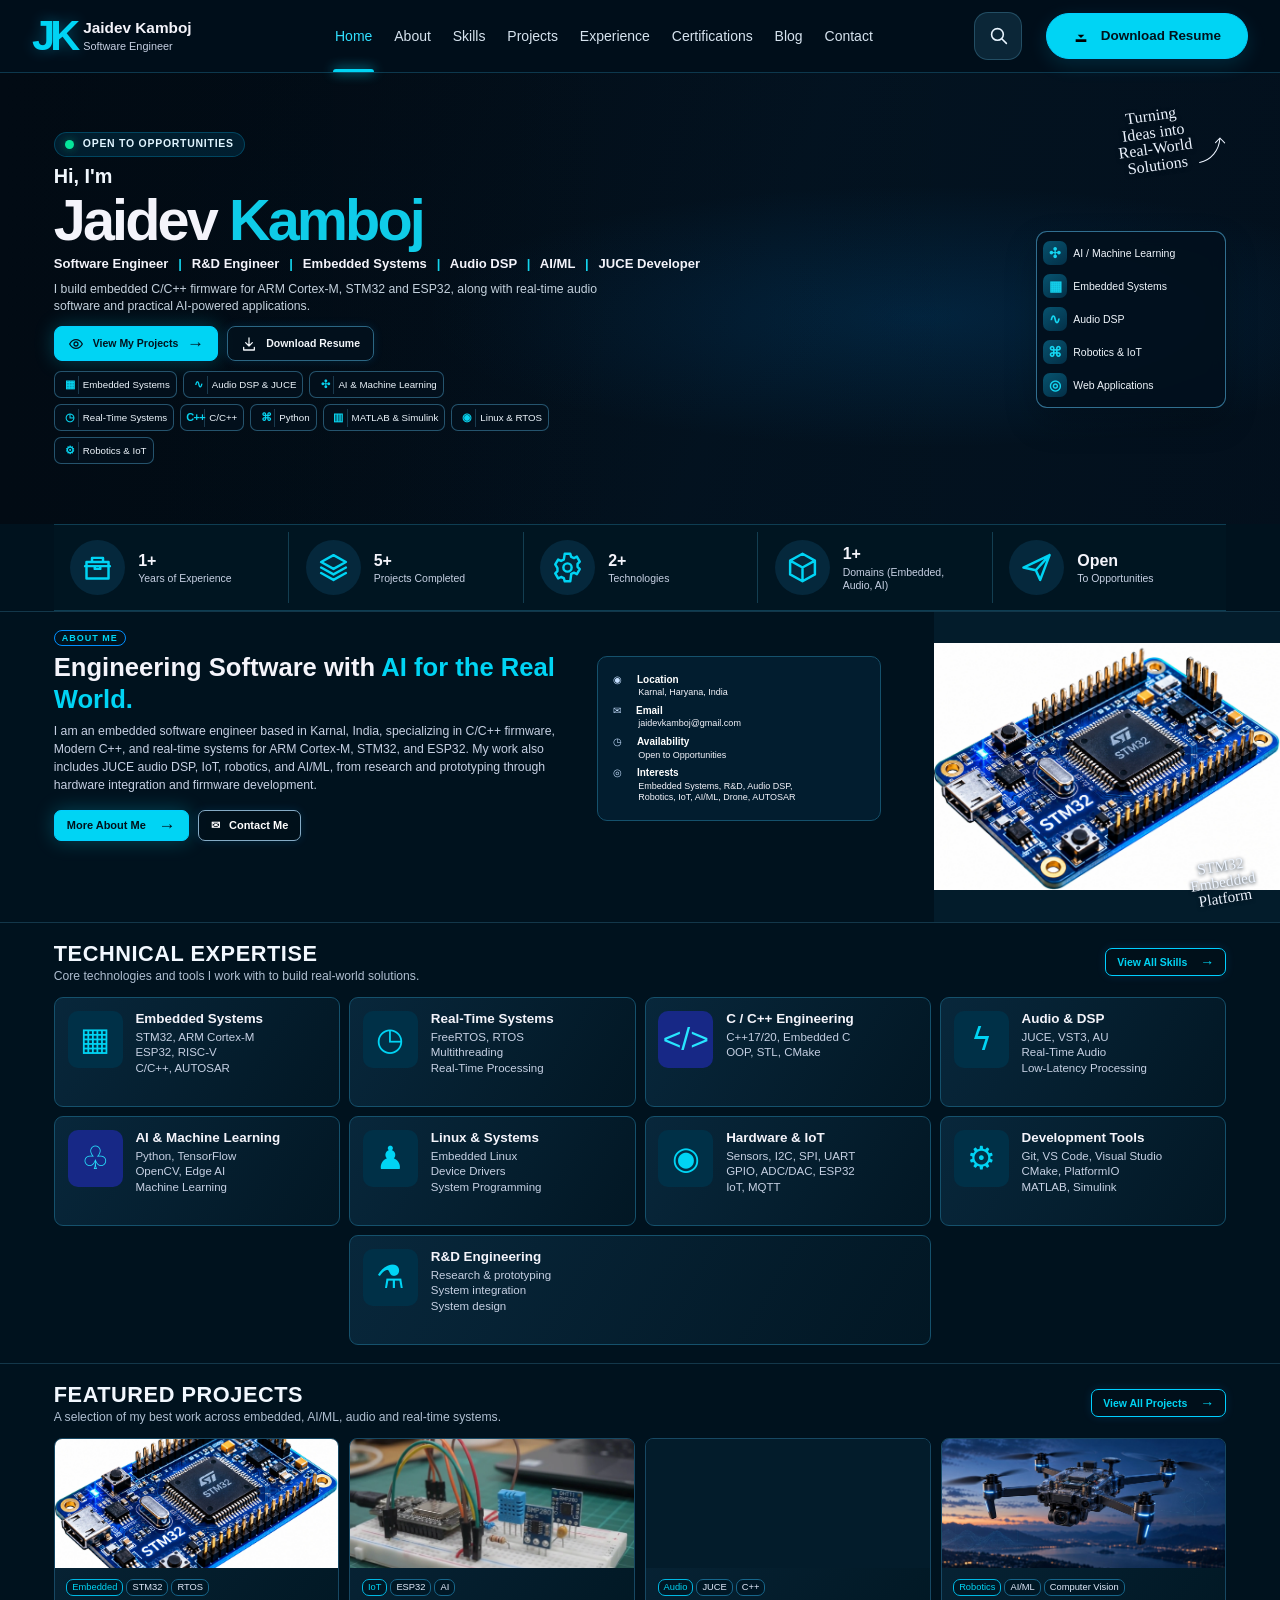
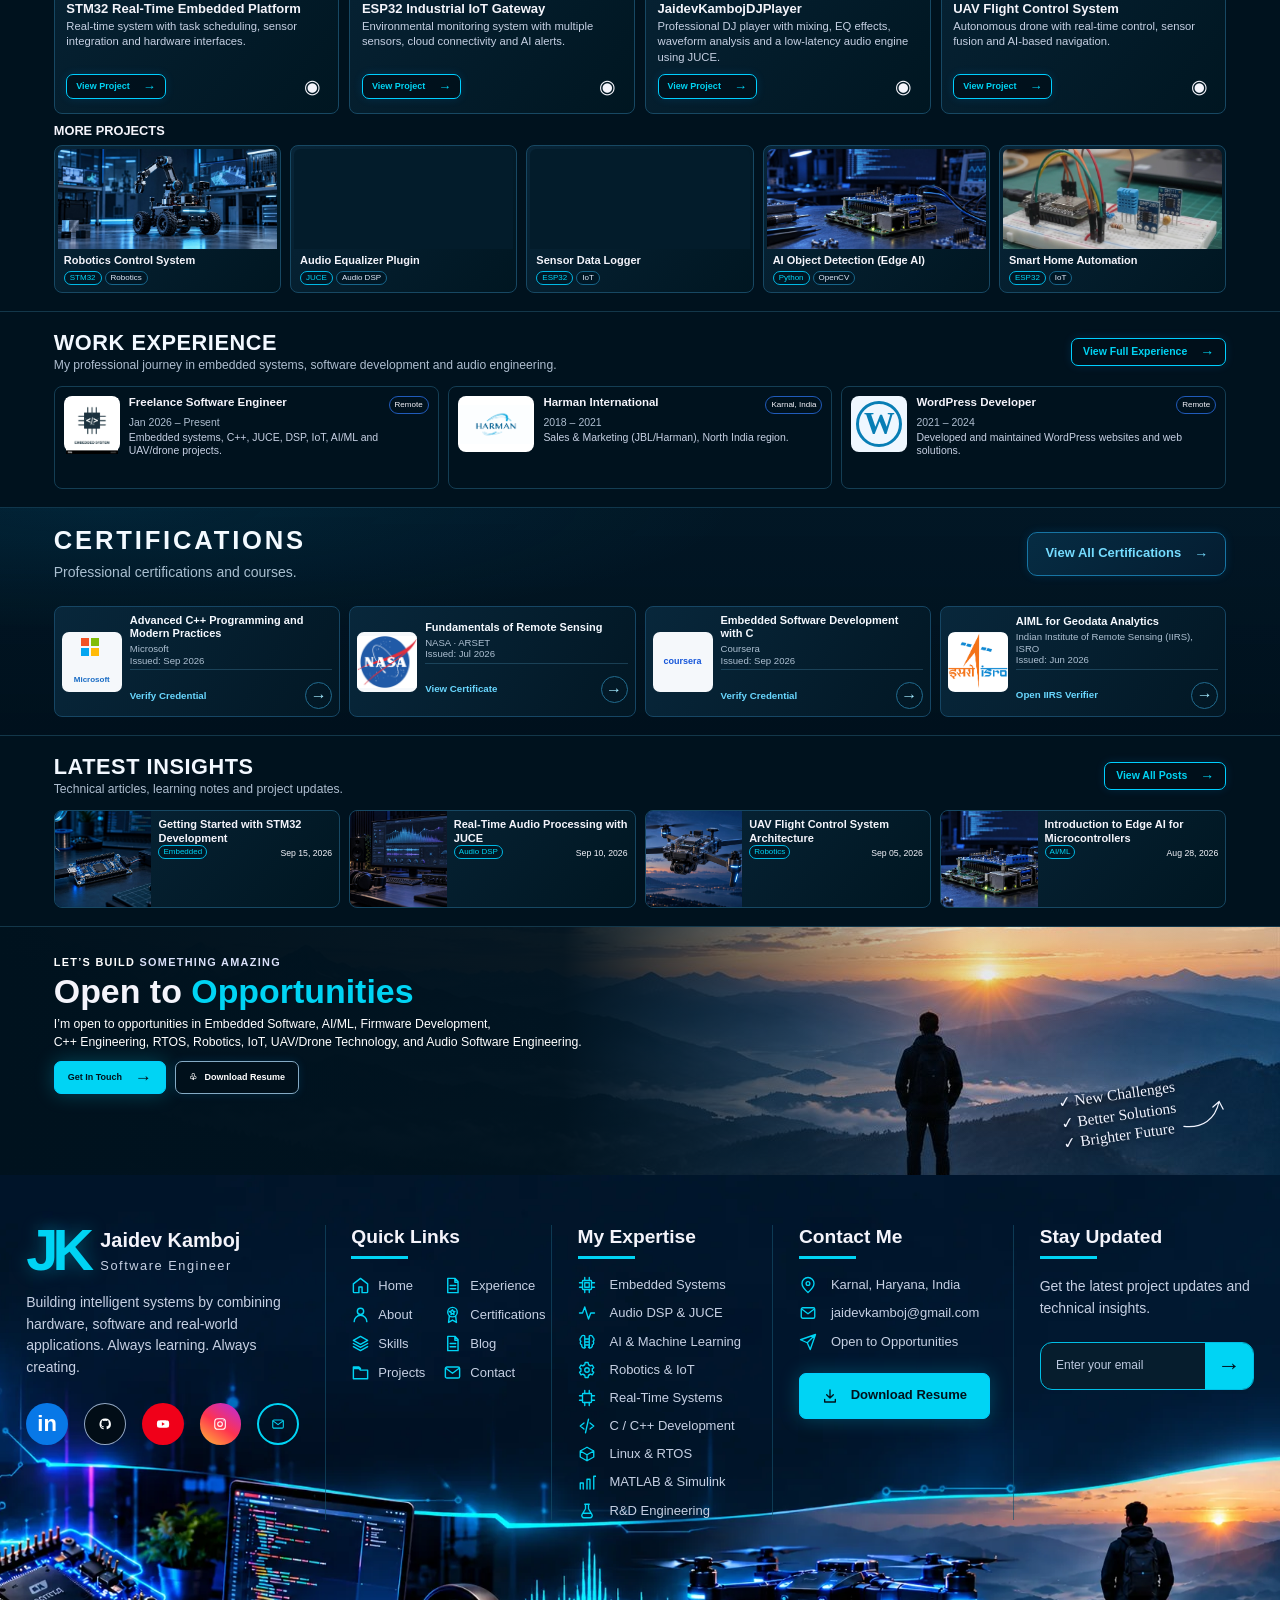
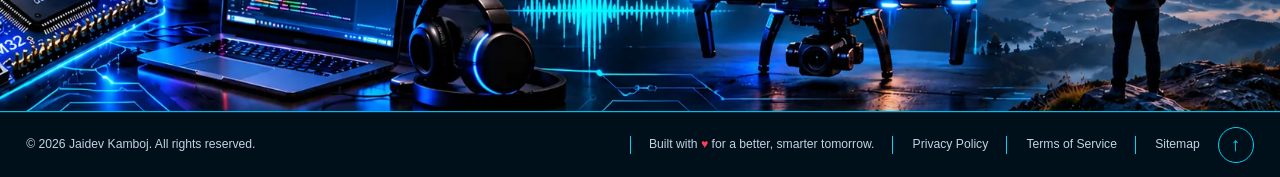
<file: index.html>
<!doctype html>
<html lang="en-IN">
<head>
<meta charset="UTF-8">
<meta name="viewport" content="width=device-width,initial-scale=1">
<meta name="theme-color" content="#00121e">
<meta name="author" content="Jaidev Kamboj">
<meta name="robots" content="index,follow,max-image-preview:large">
<title>Jaidev Kamboj | Embedded Software Engineer in India</title>
<meta name="description" content="Jaidev Kamboj is an embedded software engineer in Karnal, India, building C/C++ firmware for ARM Cortex-M, STM32 and ESP32, real-time systems, and JUCE audio DSP.">
<link rel="canonical" href="https://jaidevkamboj.github.io/">
<meta property="og:type" content="website">
<meta property="og:site_name" content="Jaidev Kamboj Portfolio">
<meta property="og:locale" content="en_IN">
<meta property="og:url" content="https://jaidevkamboj.github.io/">
<meta property="og:title" content="Jaidev Kamboj | Embedded Software Engineer in India">
<meta property="og:description" content="Jaidev Kamboj is an embedded software engineer in Karnal, India, building C/C++ firmware for ARM Cortex-M, STM32 and ESP32, real-time systems, and JUCE audio DSP.">
<meta property="og:image" content="https://jaidevkamboj.github.io/images/hero-img.webp">
<meta property="og:image:type" content="image/webp">
<meta property="og:image:width" content="1895">
<meta property="og:image:height" content="830">
<meta property="og:image:alt" content="Jaidev Kamboj in a technology workspace with code and an audio waveform display">
<meta name="twitter:card" content="summary_large_image">
<meta name="twitter:title" content="Jaidev Kamboj | Embedded Software Engineer in India">
<meta name="twitter:description" content="Jaidev Kamboj is an embedded software engineer in Karnal, India, building C/C++ firmware for ARM Cortex-M, STM32 and ESP32, real-time systems, and JUCE audio DSP.">
<meta name="twitter:image" content="https://jaidevkamboj.github.io/images/hero-img.webp">
<meta name="twitter:image:alt" content="Jaidev Kamboj in a technology workspace with code and an audio waveform display">
<link rel="icon" href="/favicon.svg" type="image/svg+xml">
<link rel="preload" as="image" href="images/hero-portrait.webp" type="image/webp" media="(max-width: 760px)" fetchpriority="high">
<link rel="preload" as="image" href="images/hero-img.webp" type="image/webp" media="(max-width: 760px)" fetchpriority="low">
<link rel="preload" as="image" href="images/hero-img.webp" type="image/webp" media="(min-width: 761px)" fetchpriority="high">
<link rel="stylesheet" href="styles.css?v=20261013-footer-mobile">
<script src="app.js" defer></script>
<script type="application/ld+json">
{
  "@context": "https://schema.org",
  "@graph": [
    {
      "@type": "WebSite",
      "@id": "https://jaidevkamboj.github.io/#website",
      "url": "https://jaidevkamboj.github.io/",
      "name": "Jaidev Kamboj Portfolio",
      "inLanguage": "en-IN",
      "publisher": { "@id": "https://jaidevkamboj.github.io/#jaidev-kamboj" }
    },
    {
      "@type": "ProfilePage",
      "@id": "https://jaidevkamboj.github.io/#profile-page",
      "url": "https://jaidevkamboj.github.io/",
      "name": "Jaidev Kamboj | Embedded Software Engineer in India",
      "description": "Jaidev Kamboj is an embedded software engineer in Karnal, India, building C/C++ firmware for ARM Cortex-M, STM32 and ESP32, real-time systems, and JUCE audio DSP.",
      "inLanguage": "en-IN",
      "isPartOf": { "@id": "https://jaidevkamboj.github.io/#website" },
      "mainEntity": { "@id": "https://jaidevkamboj.github.io/#jaidev-kamboj" }
    },
    {
      "@type": "Person",
      "@id": "https://jaidevkamboj.github.io/#jaidev-kamboj",
      "name": "Jaidev Kamboj",
      "url": "https://jaidevkamboj.github.io/",
      "image": "https://jaidevkamboj.github.io/images/hero-portrait.png",
      "mainEntityOfPage": { "@id": "https://jaidevkamboj.github.io/#profile-page" },
      "jobTitle": "Embedded Software Engineer and R&D Engineer",
      "sameAs": [
        "https://github.com/jaidevkamboj/jaidevkamboj.github.io",
        "https://in.linkedin.com/in/jaidevkamboj"
      ],
      "description": "Embedded software and R&D engineer in Karnal, Haryana, India, specializing in C/C++ firmware, ARM Cortex-M, STM32, ESP32, real-time systems, IoT, robotics, and JUCE audio DSP.",
      "email": "jaidevkamboj@gmail.com",
      "address": {
        "@type": "PostalAddress",
        "addressLocality": "Karnal",
        "addressRegion": "Haryana",
        "addressCountry": "IN"
      },
      "knowsAbout": [
        "Embedded Systems",
        "Embedded C/C++",
        "Modern C++",
        "Firmware Development",
        "Research and Development",
        "Prototyping",
        "System Integration",
        "System Design",
        "ARM Cortex-M",
        "STM32",
        "ESP32",
        "FreeRTOS",
        "Real-Time Systems",
        "Internet of Things",
        "Robotics",
        "UAV Systems",
        "Audio DSP",
        "JUCE",
        "Artificial Intelligence",
        "Machine Learning",
        "Computer Vision",
        "Python",
        "TensorFlow",
        "OpenCV"
      ]
    }
  ]
}
</script>
</head>
<body>

<a class="skip" href="#main">Skip to content</a>

<header>
  <div class="nav-wrap">
    <a href="#home" class="brand" aria-label="Jaidev Kamboj home">
      <b>JK</b>
      <span><strong>Jaidev Kamboj</strong><small>Software Engineer</small></span>
    </a>
    <button class="menu-toggle" type="button" aria-label="Open navigation" aria-expanded="false" aria-controls="navigation">☰</button>
    <nav id="navigation" aria-label="Main navigation">
      <a href="#home">Home</a>
      <a href="#about">About</a>
      <a href="#skills">Skills</a>
      <a href="#projects">Projects</a>
      <a href="#experience">Experience</a>
      <a href="#certifications">Certifications</a>
      <a href="#blog">Blog</a>
      <a href="#contact">Contact</a>
    </nav>
    <button class="search-toggle" type="button" aria-label="Search portfolio">
      <svg aria-hidden="true" viewBox="0 0 24 24"><circle cx="10.8" cy="10.8" r="6.7"/><path d="m16 16 5 5"/></svg>
    </button>
    <a class="button primary resume" href="Jaidev_Resume.pdf" download="Jaidev_Resume.pdf">
      <svg aria-hidden="true" viewBox="0 0 24 24"><path d="M12 3v12m-5-5 5 5 5-5M4 17v4h16v-4"/></svg>Download Resume
    </a>
  </div>
</header>

<main id="main">

<!-- ============ HERO ============ -->
<section id="home" class="hero" aria-labelledby="page-title">
  <div class="hero-art" aria-hidden="true"></div>

  <div class="container hero-content">
    <div class="hero-copy">
      <p class="eyebrow"><span class="open-dot" aria-hidden="true"></span> OPEN TO OPPORTUNITIES</p>
      <p class="hero-greeting">Hi, I'm</p>
      <h1 id="page-title">Jaidev <em>Kamboj</em></h1>
      <h2>Software Engineer <span class="hero-divider">|</span> R&amp;D Engineer <span class="hero-divider">|</span> Embedded Systems <span class="hero-divider">|</span> Audio DSP <span class="hero-divider">|</span> AI/ML <span class="hero-divider">|</span> JUCE Developer</h2>
      <p class="intro">I build embedded C/C++ firmware for ARM Cortex-M, STM32 and ESP32, along with real-time audio software and practical AI-powered applications.</p>

      <div class="actions">
        <a class="button primary" href="#projects">
          <svg aria-hidden="true" viewBox="0 0 24 24"><path d="M2.5 12s3.4-6.5 9.5-6.5 9.5 6.5 9.5 6.5-3.4 6.5-9.5 6.5S2.5 12 2.5 12Z"/><circle cx="12" cy="12" r="3"/></svg>
          View My Projects <span aria-hidden="true">→</span>
        </a>
        <a class="button resume" href="Jaidev_Resume.pdf" download="Jaidev_Resume.pdf">
          <svg aria-hidden="true" viewBox="0 0 24 24"><path d="M12 3v12m-5-5 5 5 5-5M4 17v4h16v-4"/></svg>Download Resume
        </a>
      </div>

      <ul class="hero-skills" aria-label="Core skills">
        <li><span class="hero-skill-icon" aria-hidden="true">▦</span>Embedded Systems</li>
        <li><span class="hero-skill-icon" aria-hidden="true">∿</span>Audio DSP &amp; JUCE</li>
        <li><span class="hero-skill-icon" aria-hidden="true">✣</span>AI &amp; Machine Learning</li>
        <li><span class="hero-skill-icon" aria-hidden="true">◷</span>Real-Time Systems</li>
        <li><span class="hero-skill-icon" aria-hidden="true">C++</span>C/C++</li>
        <li><span class="hero-skill-icon" aria-hidden="true">⌘</span>Python</li>
        <li><span class="hero-skill-icon" aria-hidden="true">▥</span>MATLAB &amp; Simulink</li>
        <li><span class="hero-skill-icon" aria-hidden="true">◉</span>Linux &amp; RTOS</li>
        <li><span class="hero-skill-icon" aria-hidden="true">⚙</span>Robotics &amp; IoT</li>
      </ul>
    </div>
  </div>

  <div class="hero-visual">
    <div class="hero-frame" aria-hidden="true"></div>
    <div class="hero-code-card" aria-hidden="true">
      <div class="hero-code-top"><i></i><i></i><i></i><span>embedded.cpp</span></div>
      <pre><code><b>#include</b> <em>&lt;iostream&gt;</em>

<span>int main()</span> {
  std::cout &lt;&lt; <strong>"Build"</strong>;
  <em>return</em> 0;
}</code></pre>
    </div>
    <div class="hero-focus-card">
      <ul aria-label="Featured disciplines">
        <li><span aria-hidden="true">✣</span>AI / Machine Learning</li>
        <li><span aria-hidden="true">▦</span>Embedded Systems</li>
        <li><span aria-hidden="true">∿</span>Audio DSP</li>
        <li><span aria-hidden="true">⌘</span>Robotics &amp; IoT</li>
        <li><span aria-hidden="true">◎</span>Web Applications</li>
      </ul>
    </div>
    <div class="hero-note" aria-hidden="true"><span>Turning<br>Ideas into<br>Real-World<br>Solutions</span><svg viewBox="0 0 72 66"><path d="M6 55C29 53 48 37 53 12m0 0-10 8m10-8 8 11"/></svg></div>
    <picture class="hero-media">
      <source media="(max-width: 760px)" srcset="images/hero-portrait.webp" type="image/webp">
      <source media="(min-width: 761px)" srcset="images/hero-img.webp" type="image/webp">
      <img class="hero-portrait" src="images/hero-portrait.png" alt="Jaidev Kamboj in a software engineering workspace" width="1145" height="1374" loading="eager" fetchpriority="high" decoding="async">
    </picture>
  </div>
</section>

<!-- ============ STATS ============ -->
<section class="stats container" aria-label="Portfolio highlights">
  <div class="stat"><span class="stat-icon" aria-hidden="true"><svg viewBox="0 0 24 24"><path d="M4 8h16v12H4zM8 8V5h8v3M3 11h18M10 11v2h4v-2"/></svg></span><div><strong>1+</strong><small>Years of Experience</small></div></div>
  <div class="stat"><span class="stat-icon" aria-hidden="true"><svg viewBox="0 0 24 24"><path d="m12 3 9 5-9 5-9-5 9-5Zm-9 9 9 5 9-5M3 16l9 5 9-5"/></svg></span><div><strong>5+</strong><small>Projects Completed</small></div></div>
  <div class="stat"><span class="stat-icon" aria-hidden="true"><svg viewBox="0 0 24 24"><path d="M10 2h4l.7 2.2 2 .9 2.1-1 2.1 3.6-1.6 1.7v2.1l1.6 1.7-2.1 3.6-2.1-1-2 .9L14 22h-4l-.7-2.2-2-.9-2.1 1-2.1-3.6 1.6-1.7v-2.1L3.1 9.8l2.1-3.6 2.1 1 2-.9L10 2Z"/><circle cx="12" cy="12" r="3"/></svg></span><div><strong>2+</strong><small>Technologies</small></div></div>
  <div class="stat"><span class="stat-icon" aria-hidden="true"><svg viewBox="0 0 24 24"><path d="m12 2 9 5v10l-9 5-9-5V7l9-5Zm-9 5 9 5 9-5m-9 15V12"/></svg></span><div><strong>1+</strong><small>Domains (Embedded, Audio, AI)</small></div></div>
  <div class="stat"><span class="stat-icon" aria-hidden="true"><svg viewBox="0 0 24 24"><path d="M2.5 12 21.5 3l-6.8 18-3.2-7-9-2Zm9 2 10-11"/></svg></span><div><strong>Open</strong><small>To Opportunities</small></div></div>
</section>

<!-- ============ ABOUT ============ -->
<section id="about" class="section about" aria-labelledby="about-heading">
  <div class="about-art">
    <img class="art" src="images/stm32.webp" alt="STM32 microcontroller development board" width="1485" height="1059" loading="lazy" decoding="async">
    <span class="about-note" aria-hidden="true">STM32<br>Embedded<br>Platform</span>
  </div>
  <div class="container about-grid">
    <div>
      <span class="section-label">ABOUT ME</span>
      <h2 id="about-heading">Engineering Software with <em>AI for the Real World.</em></h2>
      <p>I am an embedded software engineer based in Karnal, India, specializing in C/C++ firmware, Modern C++, and real-time systems for ARM Cortex-M, STM32, and ESP32. My work also includes JUCE audio DSP, IoT, robotics, and AI/ML, from research and prototyping through hardware integration and firmware development.</p>
      <div class="actions">
        <button class="button primary" id="about-more" type="button" aria-expanded="false" aria-controls="about-extra">More About Me <span aria-hidden="true">→</span></button>
        <button class="button" type="button" data-open-contact>✉ &nbsp; Contact Me</button>
      </div>
      <p id="about-extra" hidden>My work connects low-level hardware interfaces with practical software experiences, from responsive device control to real-time audio processing.</p>
    </div>
    <dl class="info-card">
      <div><dt>◉ <span>Location</span></dt><dd>Karnal, Haryana, India</dd></div>
      <div><dt>✉ <span>Email</span></dt><dd><a href="mailto:jaidevkamboj@gmail.com">jaidevkamboj@gmail.com</a></dd></div>
      <div><dt>◷ <span>Availability</span></dt><dd>Open to Opportunities</dd></div>
      <div><dt>◎ <span>Interests</span></dt><dd>Embedded Systems, R&amp;D, Audio DSP,<br> Robotics, IoT, AI/ML, Drone, AUTOSAR</dd></div>
    </dl>
  </div>
</section>

<!-- ============ SKILLS ============ -->
<section id="skills" class="section" aria-labelledby="skills-heading">
  <div class="container">
    <div class="section-heading">
      <div>
        <h2 id="skills-heading">TECHNICAL EXPERTISE</h2>
        <p>Core technologies and tools I work with to build real-world solutions.</p>
      </div>
      <button class="button" id="all-skills" type="button" aria-expanded="false" aria-controls="skills-extra">View All Skills <span aria-hidden="true">→</span></button>
    </div>

    <div class="skills-grid">
      <article class="skill"><span class="skill-icon" aria-hidden="true">▦</span><div><h3>Embedded Systems</h3><p>STM32, ARM Cortex-M<br>ESP32, RISC-V<br>C/C++, AUTOSAR</p></div></article>
      <article class="skill"><span class="skill-icon" aria-hidden="true">◷</span><div><h3>Real-Time Systems</h3><p>FreeRTOS, RTOS<br>Multithreading<br>Real-Time Processing</p></div></article>
      <article class="skill"><span class="skill-icon" aria-hidden="true">&lt;/&gt;</span><div><h3>C / C++ Engineering</h3><p>C++17/20, Embedded C<br>OOP, STL, CMake</p></div></article>
      <article class="skill"><span class="skill-icon" aria-hidden="true">ϟ</span><div><h3>Audio &amp; DSP</h3><p>JUCE, VST3, AU<br>Real-Time Audio<br>Low-Latency Processing</p></div></article>
      <article class="skill"><span class="skill-icon" aria-hidden="true">♧</span><div><h3>AI &amp; Machine Learning</h3><p>Python, TensorFlow<br>OpenCV, Edge AI<br>Machine Learning</p></div></article>
      <article class="skill"><span class="skill-icon" aria-hidden="true">♟</span><div><h3>Linux &amp; Systems</h3><p>Embedded Linux<br>Device Drivers<br>System Programming</p></div></article>
      <article class="skill"><span class="skill-icon" aria-hidden="true">◉</span><div><h3>Hardware &amp; IoT</h3><p>Sensors, I2C, SPI, UART<br>GPIO, ADC/DAC, ESP32<br>IoT, MQTT</p></div></article>
      <article class="skill"><span class="skill-icon" aria-hidden="true">⚙</span><div><h3>Development Tools</h3><p>Git, VS Code, Visual Studio<br>CMake, PlatformIO<br>MATLAB, Simulink</p></div></article>
      <article class="skill"><span class="skill-icon" aria-hidden="true">⚗</span><div><h3>R&amp;D Engineering</h3><p>Research &amp; prototyping<br>System integration<br>System design</p></div></article>
    </div>

    <p id="skills-extra" class="expanded-note" hidden>Embedded platforms: ARM Cortex-M, STM32, ESP32, Linux • Protocols: I2C, SPI, UART • Build tools: CMake, PlatformIO • Audio: JUCE, VST3, DSP • AI: Python, TensorFlow, OpenCV, Edge AI • R&amp;D: Research, prototyping, integration, system design</p>
  </div>
</section>

<!-- ============ PROJECTS ============ -->
<section id="projects" class="section" aria-labelledby="projects-heading">
  <div class="container">
    <div class="section-heading">
      <div>
        <h2 id="projects-heading">FEATURED PROJECTS</h2>
        <p>A selection of my best work across embedded, AI/ML, audio and real-time systems.</p>
      </div>
      <a class="button" href="#more-projects">View All Projects <span aria-hidden="true">→</span></a>
    </div>

    <div class="projects-grid">

      <article class="project">
        <img class="art" src="images/stm32.webp" alt="STM32 Real-Time Embedded Platform" width="1485" height="1059" loading="lazy" decoding="async">
        <div class="project-body">
          <div class="tags"><span>Embedded</span><span>STM32</span><span>RTOS</span></div>
          <h3>STM32 Real-Time Embedded Platform</h3>
          <p>Real-time system with task scheduling, sensor integration and hardware interfaces.</p>
          <div class="project-actions">
            <button class="button detail" type="button" data-title="STM32 Real-Time Embedded Platform" data-description="Real-time system with task scheduling, sensor integration and hardware interfaces." data-tags="Embedded,STM32,RTOS">View Project <span>→</span></button>
            <button class="profile github" type="button" data-profile="GitHub repository for STM32 Real-Time Embedded Platform" aria-label="GitHub repository for STM32 Real-Time Embedded Platform">◉</button>
          </div>
        </div>
      </article>

      <article class="project">
        <img class="art" src="images/ESP32-Industrial-IoT.webp" alt="ESP32 Industrial IoT Gateway" width="1280" height="720" loading="lazy" decoding="async">
        <div class="project-body">
          <div class="tags"><span>IoT</span><span>ESP32</span><span>AI</span></div>
          <h3>ESP32 Industrial IoT Gateway</h3>
          <p>Environmental monitoring system with multiple sensors, cloud connectivity and AI alerts.</p>
          <div class="project-actions">
            <button class="button detail" type="button" data-title="ESP32 Industrial IoT Gateway" data-description="Environmental monitoring system with multiple sensors, cloud connectivity and AI alerts." data-tags="IoT,ESP32,AI">View Project <span>→</span></button>
            <button class="profile github" type="button" data-profile="GitHub repository for ESP32 Industrial IoT Gateway" aria-label="GitHub repository for ESP32 Industrial IoT Gateway">◉</button>
          </div>
        </div>
      </article>

      <article class="project">
        <img class="art" src="images/JaidevKambojDJPlayer.webp" alt="Jaidev Kamboj DJ Player interface with dual decks, waveforms, and a mixer" width="1917" height="1016" loading="lazy" decoding="async">
        <div class="project-body">
          <div class="tags"><span>Audio</span><span>JUCE</span><span>C++</span></div>
          <h3>JaidevKambojDJPlayer</h3>
          <p>Professional DJ player with mixing, EQ effects, waveform analysis and a low-latency audio engine using JUCE.</p>
          <div class="project-actions">
            <button class="button detail" type="button" data-title="JaidevKambojDJPlayer" data-description="Professional DJ player with mixing, EQ effects, waveform analysis and a low-latency audio engine using JUCE." data-tags="Audio,JUCE,C++">View Project <span>→</span></button>
            <button class="profile github" type="button" data-profile="GitHub repository for JaidevKambojDJPlayer" aria-label="GitHub repository for JaidevKambojDJPlayer">◉</button>
          </div>
        </div>
      </article>

      <article class="project">
        <img class="art" src="images/blog-uav.jpg" alt="UAV flying above a mountainous landscape at dusk" width="1280" height="640" loading="lazy" decoding="async">
        <div class="project-body">
          <div class="tags"><span>Robotics</span><span>AI/ML</span><span>Computer Vision</span></div>
          <h3>UAV Flight Control System</h3>
          <p>Autonomous drone with real-time control, sensor fusion and AI-based navigation.</p>
          <div class="project-actions">
            <button class="button detail" type="button" data-title="UAV Flight Control System" data-description="Autonomous drone with real-time control, sensor fusion and AI-based navigation." data-tags="Robotics,AI/ML,Computer Vision">View Project <span>→</span></button>
            <button class="profile github" type="button" data-profile="GitHub repository for UAV Flight Control System" aria-label="GitHub repository for UAV Flight Control System">◉</button>
          </div>
        </div>
      </article>

    </div>

    <h2 id="more-projects" class="more-heading">MORE PROJECTS</h2>

    <div class="more-grid">
      <button class="mini-project detail" type="button" data-title="Robotics Control System" data-tags="STM32,Robotics" data-description="A robotics control system built around STM32 hardware and real-time control.">
        <img class="art" src="images/mini-robotics.jpg" alt="Robotics Control System" width="1280" height="582" loading="lazy" decoding="async">
        <span class="mini-title">Robotics Control System</span>
        <span class="tags"><span>STM32</span><span>Robotics</span></span>
      </button>

      <button class="mini-project detail" type="button" data-title="Audio Equalizer Plugin" data-tags="JUCE,Audio DSP" data-description="A portfolio project exploring JUCE and Audio DSP.">
        <img class="art" src="images/mini-equalizer.jpg" alt="Audio Equalizer Plugin" width="1280" height="582" loading="lazy" decoding="async">
        <span class="mini-title">Audio Equalizer Plugin</span>
        <span class="tags"><span>JUCE</span><span>Audio DSP</span></span>
      </button>

      <button class="mini-project detail" type="button" data-title="Sensor Data Logger" data-tags="ESP32,IoT" data-description="A portfolio project exploring ESP32 and IoT.">
        <img class="art" src="images/mini-logger.jpg" alt="Sensor Data Logger" width="1280" height="582" loading="lazy" decoding="async">
        <span class="mini-title">Sensor Data Logger</span>
        <span class="tags"><span>ESP32</span><span>IoT</span></span>
      </button>

      <button class="mini-project detail" type="button" data-title="AI Object Detection (Edge AI)" data-tags="Python,OpenCV" data-description="Edge AI object detection with Python and OpenCV running on embedded hardware.">
        <img class="art" src="images/mini-linux-driver.jpg" alt="Embedded device and software interface" width="1280" height="583" loading="lazy" decoding="async">
        <span class="mini-title">AI Object Detection (Edge AI)</span>
        <span class="tags"><span>Python</span><span>OpenCV</span></span>
      </button>

      <button class="mini-project detail" type="button" data-title="Smart Home Automation" data-tags="ESP32,IoT" data-description="Connected home monitoring and control using ESP32 and IoT sensors.">
        <img class="art" src="images/ESP32-Industrial-IoT.webp" alt="ESP32 sensor board for connected automation" width="1280" height="720" loading="lazy" decoding="async">
        <span class="mini-title">Smart Home Automation</span>
        <span class="tags"><span>ESP32</span><span>IoT</span></span>
      </button>
    </div>
  </div>
</section>

<!-- ============ EXPERIENCE ============ -->
<section id="experience" class="section" aria-labelledby="experience-heading">
  <div class="container">
    <div class="section-heading">
      <div>
        <h2 id="experience-heading">WORK EXPERIENCE</h2>
        <p>My professional journey in embedded systems, software development and audio engineering.</p>
      </div>
      <a class="button" href="Jaidev_Resume.pdf" target="_blank" rel="noopener">View Full Experience <span aria-hidden="true">→</span></a>
    </div>
    <div class="experience-grid">
      <article class="experience">
        <span class="experience-icon freelance-icon" aria-hidden="true"><img src="images/freelance-embedded-logo.png" alt="" width="536" height="536" decoding="async"></span>
        <div class="experience-copy">
          <div class="experience-heading"><h3>Freelance Software Engineer</h3><span class="location">Remote</span></div>
          <p class="experience-date"><time datetime="2026-01">Jan 2026</time> – Present</p>
          <p>Embedded systems, C++, JUCE, DSP, IoT, AI/ML and UAV/drone projects.</p>
        </div>
      </article>
      <article class="experience">
        <span class="experience-icon harman-icon" aria-hidden="true"><img src="images/harman-logo.png" alt="" width="612" height="357" decoding="async"></span>
        <div class="experience-copy">
          <div class="experience-heading"><h3>Harman International</h3><span class="location">Karnal, India</span></div>
          <p class="experience-date"><time datetime="2018">2018</time> – <time datetime="2021">2021</time></p>
          <p>Sales &amp; Marketing (JBL/Harman), North India region.</p>
        </div>
      </article>
      <article class="experience">
        <span class="experience-icon wordpress-icon" aria-hidden="true"><b>W</b></span>
        <div class="experience-copy">
          <div class="experience-heading"><h3>WordPress Developer</h3><span class="location">Remote</span></div>
          <p class="experience-date"><time datetime="2021">2021</time> – <time datetime="2024">2024</time></p>
          <p>Developed and maintained WordPress websites and web solutions.</p>
        </div>
      </article>
    </div>
  </div>
</section>

<!-- ============ CERTIFICATIONS ============ -->
<section id="certifications" class="section certificates" aria-labelledby="certifications-heading">
  <div class="container">
    <div class="section-heading">
      <div>
        
        <h2 id="certifications-heading">CERTIFICATIONS</h2>
        <p>Professional certifications and courses.</p>
      </div>
      <a class="button" href="#certificate-list">View All Certifications <span aria-hidden="true">→</span></a>
    </div>
    <div class="cert-grid" id="certificate-list" tabindex="-1">
      <article class="certificate">
        <div class="certificate-visual">
          <img src="images/microsoft-advanced-cpp-preview.png" alt="Microsoft certificate awarded to Jaidev Kamboj for Advanced C++ Programming and Modern Practices" width="792" height="612" loading="lazy" decoding="async">
          <div class="certificate-brand"><span class="certificate-brand-mark microsoft-mark" aria-hidden="true"><i></i><i></i><i></i><i></i></span>Microsoft</div>
        </div>
        <div class="certificate-copy">
          <h3>Advanced C++ Programming and Modern Practices</h3>
          <p>Microsoft<br>Issued: Sep 2026</p>
          <a class="credential" href="https://coursera.org/verify/VBQV3MRY4290" target="_blank" rel="noopener noreferrer">Verify Credential <span aria-hidden="true">→</span></a>
        </div>
      </article>
      <article class="certificate">
        <div class="certificate-visual nasa-visual">
          <img src="jaidevnasa.png" alt="NASA ARSET certificate awarded to Jaidev Kamboj for Fundamentals of Remote Sensing" width="805" height="505" loading="lazy" decoding="async">
          <div class="certificate-brand nasa-mark"><img class="nasa-logo" src="images/nasa-logo.png" alt="NASA insignia" width="1008" height="864" decoding="async"></div>
        </div>
        <div class="certificate-copy">
          <h3>Fundamentals of Remote Sensing</h3>
          <p>NASA · ARSET<br>Issued: Jul 2026</p>
          <a class="credential" href="jaidevnasa.png" target="_blank" rel="noopener noreferrer">View Certificate <span aria-hidden="true">→</span></a>
        </div>
      </article>
      <article class="certificate">
        <div class="certificate-visual">
          <img src="images/coursera-embedded-software-preview.png" alt="Coursera specialization certificate for Jaidev Kamboj in Embedded Software Development with C" width="792" height="612" loading="lazy" decoding="async">
          <div class="certificate-brand coursera-mark">coursera</div>
        </div>
        <div class="certificate-copy">
          <h3>Embedded Software Development with C</h3>
          <p>Coursera<br>Issued: Sep 2026</p>
          <a class="credential" href="https://coursera.org/verify/specialization/IK982UF55NMW" target="_blank" rel="noopener noreferrer">Verify Credential <span aria-hidden="true">→</span></a>
        </div>
      </article>
      <article class="certificate">
        <div class="certificate-visual iirs-visual">
          <img src="images/iirs-geodata-analytics-preview.png" alt="IIRS and ISRO certificate awarded to Jaidev Kamboj for AIML for Geodata Analytics" width="842" height="596" loading="lazy" decoding="async">
          <div class="certificate-brand"><img class="iirs-logo" src="images/iirs-isro-logo.png" alt="ISRO logo" width="330" height="315" decoding="async"></div>
        </div>
        <div class="certificate-copy">
          <h3>AIML for Geodata Analytics</h3>
          <p>Indian Institute of Remote Sensing (IIRS), ISRO<br>Issued: Jun 2026</p>
          <a class="credential" href="https://isrolms.iirs.gov.in/mod/customcert/verify_certificate.php" target="_blank" rel="noopener noreferrer">Open IIRS Verifier <span aria-hidden="true">→</span></a>
        </div>
      </article>
    </div>
  </div>
</section>
<!-- ============ BLOG ============ -->
<section id="blog" class="section insights" aria-labelledby="blog-heading">
  <div class="container">
    <div class="section-heading">
      <div>
        <h2 id="blog-heading">LATEST INSIGHTS</h2>
        <p>Technical articles, learning notes and project updates.</p>
      </div>
      <a class="button" href="#posts-list">View All Posts <span aria-hidden="true">→</span></a>
    </div>
    <div class="blog-grid" id="posts-list" tabindex="-1">

      <button class="post detail" type="button" data-title="Getting Started with STM32 Development" data-tags="Embedded" data-description="This article is listed in the supplied design. The full article has not been added yet.">
        <img class="art" src="images/blog-stm32.jpg" alt="Getting Started with STM32 Development" width="1280" height="720" loading="lazy" decoding="async">
        <span class="post-body">
          <strong>Getting Started with STM32 Development</strong>
          <span class="post-meta">
            <span class="tags"><span>Embedded</span></span>
            <time datetime="2026-09-15">Sep 15, 2026</time>
          </span>
        </span>
      </button>

      <button class="post detail" type="button" data-title="Understanding Real-Time Audio Processing with JUCE" data-tags="Audio DSP" data-description="This article is listed in the supplied design. The full article has not been added yet.">
        <img class="art" src="images/blog-juce.jpg" alt="Real-time audio DSP interface" width="1280" height="720" loading="lazy" decoding="async">
        <span class="post-body">
          <strong>Real-Time Audio Processing with JUCE</strong>
          <span class="post-meta">
            <span class="tags"><span>Audio DSP</span></span>
            <time datetime="2026-09-10">Sep 10, 2026</time>
          </span>
        </span>
      </button>

      <button class="post detail" type="button" data-title="UAV Flight Control System Architecture" data-tags="Robotics" data-description="This article is listed in the supplied design. The full article has not been added yet.">
        <img class="art" src="images/blog-uav.jpg" alt="UAV flying above a mountainous landscape at dusk" width="1280" height="640" loading="lazy" decoding="async">
        <span class="post-body">
          <strong>UAV Flight Control System Architecture</strong>
          <span class="post-meta">
            <span class="tags"><span>Robotics</span></span>
            <time datetime="2026-09-05">Sep 05, 2026</time>
          </span>
        </span>
      </button>

      <button class="post detail" type="button" data-title="Introduction to Edge AI for Microcontrollers" data-tags="AI/ML" data-description="This article is listed in the supplied design. The full article has not been added yet.">
        <img class="art" src="images/mini-linux-driver.jpg" alt="Embedded computer board in a software engineering workspace" width="1280" height="583" loading="lazy" decoding="async">
        <span class="post-body">
          <strong>Introduction to Edge AI for Microcontrollers</strong>
          <span class="post-meta">
            <span class="tags"><span>AI/ML</span></span>
            <time datetime="2026-08-28">Aug 28, 2026</time>
          </span>
        </span>
      </button>

    </div>
  </div>
</section>

<!-- ============ CONTACT ============ -->
<section id="contact" class="contact section" aria-labelledby="contact-heading">
  <div class="contact-art">
    <img class="art" src="images/contact.jpg" alt="Mountain landscape with an engineer looking toward the horizon" width="1280" height="569" loading="lazy" decoding="async">
    <div class="contact-note" aria-hidden="true"><span>✓ New Challenges<br>✓ Better Solutions<br>✓ Brighter Future</span><svg viewBox="0 0 88 56"><path d="M6 43c31 8 55-4 66-34m0 0-12 8m12-8 5 14"/></svg></div>
  </div>
  <div class="container contact-content">
    <p class="eyebrow">LET’S BUILD <span>SOMETHING AMAZING</span></p>
    <h2 id="contact-heading">Open to <em>Opportunities</em></h2>
    <p>I’m open to opportunities in Embedded Software, AI/ML, Firmware Development,<br class="desktop"> C++ Engineering, RTOS, Robotics, IoT, UAV/Drone Technology, and Audio Software Engineering.</p>
    <div class="actions">
      <button class="button primary" id="open-contact" type="button" data-open-contact>Get In Touch <span aria-hidden="true">→</span></button>
      <a class="button resume" href="Jaidev_Resume.pdf" download="Jaidev_Resume.pdf">♧ &nbsp; Download Resume</a>
    </div>
  </div>
</section>

</main>

<footer class="site-footer" aria-label="Site footer">
  <div class="footer-main">
    <div class="container footer-columns">
      <section class="footer-column footer-intro" aria-labelledby="footer-brand-title">
        <a href="#home" class="footer-brand" aria-label="Jaidev Kamboj, back to top">
          <b>JK</b>
          <span><strong id="footer-brand-title">Jaidev Kamboj</strong><small>Software Engineer</small></span>
        </a>
        <p>Building intelligent systems by combining hardware, software and real-world applications. Always learning. Always creating.</p>
        <nav class="footer-socials" aria-label="Contact and code profiles">
          <a class="social-link linkedin" href="https://in.linkedin.com/in/jaidevkamboj" target="_blank" rel="noopener noreferrer" aria-label="LinkedIn profile"><span aria-hidden="true">in</span></a>
          <a class="social-link github" href="https://github.com/jaidevkamboj/jaidevkamboj.github.io" target="_blank" rel="noopener noreferrer" aria-label="GitHub portfolio repository"><svg aria-hidden="true" viewBox="0 0 24 24"><path d="M12 2.5a9.5 9.5 0 0 0-3 18.5c.5.1.6-.2.6-.5v-1.8c-2.7.6-3.3-1.1-3.3-1.1-.5-1.1-1.1-1.4-1.1-1.4-.9-.6.1-.6.1-.6 1 .1 1.5 1 1.5 1 .9 1.5 2.3 1.1 2.8.8.1-.6.4-1.1.6-1.3-2.2-.3-4.5-1.1-4.5-4.8 0-1.1.4-2 1-2.7-.1-.3-.4-1.3.1-2.7 0 0 .8-.3 2.8 1a9.5 9.5 0 0 1 5.1 0c2-1.3 2.8-1 2.8-1 .5 1.4.2 2.4.1 2.7.6.7 1 1.6 1 2.7 0 3.7-2.3 4.5-4.5 4.8.4.3.7.9.7 1.8v2.6c0 .3.2.6.7.5A9.5 9.5 0 0 0 12 2.5Z"/></svg></a>
          <a class="social-link youtube" href="https://www.youtube.com/watch?v=zC1R73-t16M" target="_blank" rel="noopener noreferrer" aria-label="Watch Jaidev Kamboj on YouTube"><svg aria-hidden="true" viewBox="0 0 24 24"><path d="M22 8a2.8 2.8 0 0 0-2-2C18.2 5.5 12 5.5 12 5.5s-6.2 0-8 .5a2.8 2.8 0 0 0-2 2A29 29 0 0 0 1.5 12 29 29 0 0 0 2 16a2.8 2.8 0 0 0 2 2c1.8.5 8 .5 8 .5s6.2 0 8-.5a2.8 2.8 0 0 0 2-2 29 29 0 0 0 .5-4 29 29 0 0 0-.5-4Z"/><path d="m10 9 5 3-5 3z"/></svg></a>
          <button class="social-link instagram" type="button" data-profile="Instagram profile" aria-label="Instagram profile"><svg aria-hidden="true" viewBox="0 0 24 24"><rect x="3" y="3" width="18" height="18" rx="5"/><circle cx="12" cy="12" r="4"/><path d="M17.5 6.5h.01"/></svg></button>
          <a class="social-link email" href="mailto:jaidevkamboj@gmail.com" aria-label="Email Jaidev"><svg aria-hidden="true" viewBox="0 0 24 24"><rect x="3" y="5" width="18" height="14" rx="2"/><path d="m4 7 8 6 8-6"/></svg></a>
        </nav>
      </section>

      <nav class="footer-column footer-quick-links" aria-labelledby="footer-links-title">
        <h2 id="footer-links-title">Quick Links</h2>
        <ul class="footer-link-grid">
          <li><a href="#home"><span aria-hidden="true"><svg viewBox="0 0 24 24"><path d="m3 10 9-7 9 7v10a1 1 0 0 1-1 1h-6v-7h-4v7H4a1 1 0 0 1-1-1z"/></svg></span>Home</a></li>
          <li><a href="#experience"><span aria-hidden="true"><svg viewBox="0 0 24 24"><path d="M6 3h9l4 4v14H6zM15 3v5h4M9 12h7M9 16h7"/></svg></span>Experience</a></li>
          <li><a href="#about"><span aria-hidden="true"><svg viewBox="0 0 24 24"><circle cx="12" cy="8" r="4"/><path d="M4 21a8 8 0 0 1 16 0"/></svg></span>About</a></li>
          <li><a href="#certifications"><span aria-hidden="true"><svg viewBox="0 0 24 24"><circle cx="12" cy="9" r="6"/><path d="m8 14-1 8 5-3 5 3-1-8M12 6l1 2 2 .3-1.5 1.5.4 2.2-1.9-1-1.9 1 .4-2.2L8 8.3l2-.3z"/></svg></span>Certifications</a></li>
          <li><a href="#skills"><span aria-hidden="true"><svg viewBox="0 0 24 24"><path d="m12 3 9 5-9 5-9-5zM3 12l9 5 9-5M3 16l9 5 9-5"/></svg></span>Skills</a></li>
          <li><a href="#blog"><span aria-hidden="true"><svg viewBox="0 0 24 24"><path d="M6 3h9l4 4v14H6zM15 3v5h4M9 12h7M9 16h7"/></svg></span>Blog</a></li>
          <li><a href="#projects"><span aria-hidden="true"><svg viewBox="0 0 24 24"><path d="M3 7h7l2 2h9v11H3zM3 7V5h7l2 2"/></svg></span>Projects</a></li>
          <li><a href="#contact"><span aria-hidden="true"><svg viewBox="0 0 24 24"><rect x="3" y="5" width="18" height="14" rx="2"/><path d="m4 7 8 6 8-6"/></svg></span>Contact</a></li>
        </ul>
      </nav>

      <section class="footer-column footer-expertise" aria-labelledby="footer-expertise-title">
        <h2 id="footer-expertise-title">My Expertise</h2>
        <ul>
          <li><span aria-hidden="true"><svg viewBox="0 0 24 24"><rect x="6" y="6" width="12" height="12" rx="1"/><path d="M9 9h6v6H9zM9 2v4m6-4v4M9 18v4m6-4v4M2 9h4m-4 6h4m12-6h4m-4 6h4"/></svg></span>Embedded Systems</li>
          <li><span aria-hidden="true"><svg viewBox="0 0 24 24"><path d="M2 12h4l3-8 5 16 3-8h5"/></svg></span>Audio DSP &amp; JUCE</li>
          <li><span aria-hidden="true"><svg viewBox="0 0 24 24"><path d="M9 4a3 3 0 0 0-5 2 3 3 0 0 0 0 5 3 3 0 0 0 1 5 3 3 0 0 0 5 3M15 4a3 3 0 0 1 5 2 3 3 0 0 1 0 5 3 3 0 0 1-1 5 3 3 0 0 1-5 3M9 4v16m6-16v16M9 8h6m-6 4h6m-6 4h6"/></svg></span>AI &amp; Machine Learning</li>
          <li><span aria-hidden="true"><svg viewBox="0 0 24 24"><circle cx="12" cy="12" r="3"/><path d="M19 13.5a7 7 0 0 0 0-3l2-1.5-2-3.5-2.4 1a8 8 0 0 0-2.6-1.5L13.5 2h-4L9 5a8 8 0 0 0-2.6 1.5L4 5.5 2 9l2 1.5a7 7 0 0 0 0 3L2 15l2 3.5 2.4-1A8 8 0 0 0 9 19l.5 3h4l.5-3a8 8 0 0 0 2.6-1.5l2.4 1 2-3.5z"/></svg></span>Robotics &amp; IoT</li>
          <li><span aria-hidden="true"><svg viewBox="0 0 24 24"><rect x="6" y="6" width="12" height="12" rx="1"/><path d="M9 2v4m6-4v4M9 18v4m6-4v4M2 9h4m-4 6h4m12-6h4m-4 6h4"/></svg></span>Real-Time Systems</li>
          <li><span aria-hidden="true"><svg viewBox="0 0 24 24"><path d="m8 8-5 4 5 4m8-8 5 4-5 4m-2-13-4 18"/></svg></span>C / C++ Development</li>
          <li><span aria-hidden="true"><svg viewBox="0 0 24 24"><path d="m12 3 9 5v8l-9 5-9-5V8zM3 8l9 5 9-5m-9 5v8"/></svg></span>Linux &amp; RTOS</li>
          <li><span aria-hidden="true"><svg viewBox="0 0 24 24"><path d="M3 20V12h4v8m5 0V7h4v13m5 0V3h4v17"/></svg></span>MATLAB &amp; Simulink</li>
          <li><span aria-hidden="true"><svg viewBox="0 0 24 24"><path d="M9 3h6m-5 0v6l-4.5 7.4A3 3 0 0 0 8 21h8a3 3 0 0 0 2.5-4.6L14 9V3M7.5 15h9"/></svg></span>R&amp;D Engineering</li>
        </ul>
      </section>

      <section class="footer-column footer-contact" aria-labelledby="footer-contact-title">
        <h2 id="footer-contact-title">Contact Me</h2>
        <ul>
          <li><span aria-hidden="true"><svg viewBox="0 0 24 24"><path d="M20 10c0 5-8 12-8 12S4 15 4 10a8 8 0 1 1 16 0Z"/><circle cx="12" cy="10" r="2.5"/></svg></span><span>Karnal, Haryana, India</span></li>
          <li><span aria-hidden="true"><svg viewBox="0 0 24 24"><rect x="3" y="5" width="18" height="14" rx="2"/><path d="m4 7 8 6 8-6"/></svg></span><a href="mailto:jaidevkamboj@gmail.com">jaidevkamboj@gmail.com</a></li>
          <li><span aria-hidden="true"><svg viewBox="0 0 24 24"><path d="m22 2-7 20-4-9-9-4zM22 2 11 13"/></svg></span><a href="#contact">Open to Opportunities</a></li>
        </ul>
        <a class="button primary footer-resume" href="Jaidev_Resume.pdf" download="Jaidev_Resume.pdf">
          <svg aria-hidden="true" viewBox="0 0 24 24"><path d="M12 3v12m-5-5 5 5 5-5M4 17v4h16v-4"/></svg>Download Resume
        </a>
      </section>

      <section class="footer-column footer-updates" aria-labelledby="footer-updates-title">
        <h2 id="footer-updates-title">Stay Updated</h2>
        <p>Get the latest project updates and technical insights.</p>
        <form class="footer-subscribe" id="footer-subscribe" aria-label="Request project updates by email">
          <label class="visually-hidden" for="footer-email">Your email address</label>
          <input id="footer-email" name="email" type="email" autocomplete="email" placeholder="Enter your email" required>
          <button type="submit" aria-label="Request email updates"><span aria-hidden="true">→</span></button>
        </form>
      </section>
    </div>
  </div>
  <div class="footer-showcase" aria-hidden="true">
    <picture class="footer-showcase-art">
      <source srcset="images/footer-background.webp" type="image/webp">
      <img src="images/footer-background.png" alt="" width="1983" height="793" loading="lazy" decoding="async">
    </picture>
  </div>
  <div class="footer-bottom">
    <div class="container footer-bottom-content">
      <p>© <span id="footer-year">2026</span> Jaidev Kamboj. All rights reserved.</p>
      <p class="footer-built">Built with <span aria-label="love">♥</span> for a better, smarter tomorrow.</p>
      <a class="footer-legal-label" href="mailto:jaidevkamboj@gmail.com?subject=Privacy%20Policy%20Request" aria-label="Email to request the privacy policy">Privacy Policy</a>
      <a class="footer-legal-label" href="mailto:jaidevkamboj@gmail.com?subject=Terms%20of%20Service%20Request" aria-label="Email to request the terms of service">Terms of Service</a>
      <a href="#footer-links-title">Sitemap</a>
      <a class="footer-top" href="#home" aria-label="Back to top">↑</a>
    </div>
  </div>
</footer>

<!-- ============ DIALOGS ============ -->
<dialog id="detail-dialog">
  <button class="dialog-close" type="button" aria-label="Close dialog">×</button>
  <p class="eyebrow" id="dialog-label">PORTFOLIO</p>
  <h2 id="dialog-title"></h2>
  <p id="dialog-description"></p>
  <div id="dialog-extra"></div>
</dialog>

<dialog id="search-dialog">
  <button class="dialog-close" type="button" aria-label="Close search">×</button>
  <h2>Search this portfolio</h2>
  <label for="search-input">Project, skill or section</label>
  <input id="search-input" type="search" placeholder="Try STM32, audio or experience…">
  <div id="search-results" aria-live="polite"></div>
</dialog>

<dialog id="contact-dialog" class="contact-dialog" aria-labelledby="contact-dialog-title" aria-describedby="contact-dialog-description">
  <button class="dialog-close" type="button" aria-label="Close contact form">×</button>
  <div class="contact-dialog-header">
    <p class="eyebrow">GET IN TOUCH</p>
    <h2 id="contact-dialog-title">Send a message</h2>
    <p id="contact-dialog-description">Fill in the form and I’ll get back to you. All fields are required.</p>
  </div>

  <form id="contact-form" data-form-id="" method="post" novalidate>
    <div class="contact-form-grid">
      <div class="contact-field">
        <label for="contact-name">Full Name <span aria-hidden="true">*</span></label>
        <input id="contact-name" name="name" type="text" autocomplete="name" minlength="2" maxlength="100" required aria-describedby="contact-name-error">
        <p class="contact-field-error" id="contact-name-error" aria-live="polite"></p>
      </div>
      <div class="contact-field">
        <label for="contact-email">Email Address <span aria-hidden="true">*</span></label>
        <input id="contact-email" name="email" type="email" autocomplete="email" inputmode="email" maxlength="254" required aria-describedby="contact-email-error">
        <p class="contact-field-error" id="contact-email-error" aria-live="polite"></p>
      </div>
      <div class="contact-field">
        <label for="contact-phone">Phone Number <span aria-hidden="true">*</span></label>
        <input id="contact-phone" name="phone" type="tel" autocomplete="tel" inputmode="tel" pattern="[0-9+() .-]{7,30}" maxlength="30" required aria-describedby="contact-phone-hint contact-phone-error">
        <p class="contact-field-hint" id="contact-phone-hint">Include at least seven digits; international prefixes are welcome.</p>
        <p class="contact-field-error" id="contact-phone-error" aria-live="polite"></p>
      </div>
      <div class="contact-field">
        <label for="contact-subject">Subject <span aria-hidden="true">*</span></label>
        <input id="contact-subject" name="subject" type="text" minlength="3" maxlength="150" required aria-describedby="contact-subject-error">
        <p class="contact-field-error" id="contact-subject-error" aria-live="polite"></p>
      </div>
      <div class="contact-field contact-field-wide">
        <label for="contact-message">Message <span aria-hidden="true">*</span></label>
        <textarea id="contact-message" name="message" rows="5" minlength="10" maxlength="5000" required aria-describedby="contact-message-error"></textarea>
        <p class="contact-field-error" id="contact-message-error" aria-live="polite"></p>
      </div>
    </div>

    <div class="contact-honeypot" aria-hidden="true">
      <label for="contact-company">Leave this field blank</label>
      <input id="contact-company" name="_gotcha" type="text" tabindex="-1" autocomplete="off">
    </div>
    <input type="hidden" name="submitted_at_utc" value="">

    <p class="contact-form-status" id="contact-form-status" role="alert" tabindex="-1" hidden></p>
    <div class="contact-form-actions">
      <button class="button primary contact-submit" id="contact-submit" type="submit">
        <span class="contact-submit-label">Send Message</span>
      </button>
    </div>
  </form>

  <div class="contact-success" id="contact-success" role="status" aria-live="polite" hidden>
    <h3 id="contact-success-title" tabindex="-1">Message sent</h3>
    <p id="contact-success-copy">Thank you for reaching out. Your message has been delivered.</p>
  </div>
</dialog>

</body>
</html>
</file>
<file: styles.css>
/* ==========================================================================
   Jaidev Kamboj Portfolio – Full CSS
   Single‑image cards: each .art is now an <img> with its own source.
   ========================================================================== */

:root {
  color-scheme: dark;
  --bg: #00121e;
  --panel: #031c2b;
  --cyan: #00d4f4;
  --text: #f4f4fb;
  --muted: #c6d0e3;
  --border: #15516c;
}

* { box-sizing: border-box; }

html {
  scroll-behavior: smooth;
  scroll-padding-top: 80px;
}

body {
  margin: 0;
  background: var(--bg);
  color: var(--text);
  font: 14px/1.45 'Segoe UI', Arial, sans-serif;
}

button, a { -webkit-tap-highlight-color: transparent; }
button, input { font: inherit; }
button { cursor: pointer; }
a { color: inherit; text-decoration: none; }
button { color: inherit; }

button:focus-visible,
a:focus-visible,
input:focus-visible {
  outline: 2px solid var(--cyan);
  outline-offset: 5px;
}

h1, h2, h3, p { margin: 0; }
h2 { font-size: 18px; line-height: 1.25; }
h3 { font-size: 14px; line-height: 1.25; }
p { color: var(--muted); }
em { font-style: normal; color: var(--cyan); }

.container {
  width: calc(100% - 64px);
  max-width: 1160px;
  margin: auto;
}

.section {
  padding: 18px 0;
  border-top: 1px solid #113344;
  position: relative;
}

.section-heading {
  display: flex;
  align-items: center;
  justify-content: space-between;
  gap: 20px;
  margin-bottom: 12px;
}
.section-heading p { font-size: 13px; }

/* ---------- Buttons ---------- */
.button {
  border: 1px solid #00cfff;
  border-radius: 7px;
  padding: 9px 17px;
  display: inline-flex;
  align-items: center;
  justify-content: center;
  gap: 13px;
  background: #00101bd9;
  color: var(--cyan);
  font-size: 11px;
  font-weight: 700;
  white-space: nowrap;
  box-shadow: 0 0 10px #009dff24;
  transition: transform .2s, box-shadow .2s, background .2s;
}
.button:hover {
  transform: translateY(-2px);
  box-shadow: 0 0 18px #00bfff4d;
  background: #073049;
}
.button.primary {
  background: var(--cyan);
  color: #00111b;
  box-shadow: 0 0 19px #00d4f445;
}
.button.primary:hover { background: #6beaff; }
.button span { font-size: 17px; line-height: 1; }

/* ---------- Image placeholder (replaces sprite) ---------- */
.art {
  display: block;
  width: 100%;
  height: auto;
  object-fit: cover;
  background: #031c2b; /* fallback while loading */
}

/* Context‑specific aspect ratios */
.project > .art {
  aspect-ratio: 16 / 9;
}
.mini-project > .art {
  aspect-ratio: 2.2 / 1;
  border-radius: 6px 6px 0 0;
}
.post > .art {
  width: 44%;
  flex-shrink: 0;
  align-self: stretch;
  object-fit: cover;
  aspect-ratio: auto;
}
.about-art .art,
.contact-art .art {
  width: 100%;
  height: 100%;
  object-fit: cover;
}

/* ---------- Skip link ---------- */
.skip {
  position: fixed;
  top: -80px;
  left: 20px;
  padding: 10px;
  background: var(--cyan);
  color: #00121e;
  z-index: 100;
}
.skip:focus { top: 10px; }

/* ---------- Header / Nav ---------- */
header {
  position: sticky;
  top: 0;
  z-index: 20;
  background: #00111df5;
  border-bottom: 1px solid #134660;
  backdrop-filter: blur(12px);
}

.nav-wrap {
  max-width: 1200px;
  width: calc(100% - 64px);
  height: 64px;
  margin: auto;
  display: flex;
  align-items: center;
  gap: 16px;
}

.brand {
  display: flex;
  align-items: center;
  gap: 13px;
  white-space: nowrap;
}
.brand b {
  font-size: 38px;
  letter-spacing: -5px;
  color: var(--cyan);
  text-shadow: 0 0 15px #00c9ff55;
  margin-right: 5px;
}
.brand strong { display: block; font-size: 15px; }
.brand small { display: block; font-size: 11px; color: var(--muted); }

nav {
  display: flex;
  gap: 23px;
  align-items: stretch;
  justify-content: center;
  flex: 1;
  height: 100%;
}
nav a {
  font-size: 11px;
  display: flex;
  align-items: center;
  position: relative;
}
nav a.active,
nav a:hover { color: var(--cyan); }
nav a.active:after {
  content: '';
  position: absolute;
  bottom: 0;
  height: 2px;
  width: 100%;
  background: var(--cyan);
  box-shadow: 0 0 12px var(--cyan);
}

header .button {
  border-radius: 25px;
  padding: 12px 20px;
}

.search-toggle {
  border: 1px solid #16384d;
  background: #0b2a40;
  border-radius: 14px;
  width: 38px;
  height: 36px;
  font-size: 25px;
}
.menu-toggle { display: none; }

/* ---------- Hero ---------- */
.hero {
  position: relative;
  overflow: hidden;
  min-height: 428px;
  max-width: 1440px;
  margin: auto;
}
.hero-art {
  position: absolute;
  right: 0;
  top: 0;
  width: 54%;
  height: 100%;
}
.hero-content {
  position: relative;
  padding-top: 36px;
  padding-bottom: 24px;
}
.hero-content:before {
  content: '';
  position: absolute;
  inset: 0 40% 0 -40px;
  background: linear-gradient(90deg, #00121e 75%, transparent);
  z-index: -1;
}

.eyebrow {
  color: var(--cyan);
  font-size: 13px;
  font-weight: 600;
  letter-spacing: 1.6px;
}
.eyebrow i { font-style: normal; margin: 0 4px; }
.ai {
  border: 1px solid #8460ff;
  border-radius: 14px;
  padding: 0 9px;
  box-shadow: 0 0 9px #783aff;
}

.hero h1 {
  font-size: 56px;
  line-height: 1.15;
  letter-spacing: .3px;
  margin-top: 6px;
}
.hero h2 {
  font-size: 30px;
  margin-bottom: 12px;
}
.intro {
  font-size: 14px;
  color: #eef0f7;
}

.hero-skills {
  list-style: none;
  display: grid;
  grid-template-columns: repeat(3, max-content);
  gap: 8px 19px;
  padding: 0;
  margin: 16px 0 20px;
  font-size: 12px;
}
.hero-skills li:before {
  content: '✓';
  color: var(--cyan);
  margin-right: 8px;
  font-weight: 700;
}

.actions {
  display: flex;
  gap: 13px;
  flex-wrap: wrap;
}
.actions .button { padding: 12px 20px; }
.actions .button:not(.primary) {
  color: white;
  border-color: #85abc5;
}

.socials {
  display: flex;
  gap: 18px;
  margin-top: 22px;
  align-items: center;
}
.socials button,
.socials a {
  font-size: 24px;
  background: none;
  border: 0;
  line-height: 1;
  padding: 0;
}
.socials .linkedin {
  background: #008cff;
  font-size: 19px;
  font-weight: 800;
  border-radius: 3px;
  padding: 1px 3px;
}
.socials .youtube {
  background: #ff0735;
  font-size: 15px;
  border-radius: 4px;
  padding: 3px 7px;
}

/* ---------- Stats ---------- */
.stats {
  display: grid;
  grid-template-columns: repeat(5, 1fr);
  margin: 10px auto 17px;
  gap: 0;
}
.stat {
  padding: 13px 11px;
  border: 1px solid var(--border);
  border-radius: 10px;
  display: flex;
  align-items: center;
  gap: 10px;
  background: linear-gradient(135deg, #082638, #001420);
}
.stat-icon,
.skill-icon {
  display: grid;
  place-items: center;
  background: #003047;
  color: var(--cyan);
  border-radius: 12px;
  flex-shrink: 0;
  font-size: 31px;
  width: 48px;
  height: 48px;
}
.stat strong { font-size: 18px; display: block; }
.stat small { font-size: 11px; color: var(--muted); white-space: nowrap; }

/* ---------- About ---------- */
.about {
  overflow: hidden;
  min-height: 270px;
}
.about-art {
  position: absolute;
  right: 0;
  top: 0;
  width: 29%;
  height: 100%;
}
.about-grid {
  display: grid;
  grid-template-columns: 1.9fr 1fr;
  gap: 25px;
  padding-right: 24%;
  position: relative;
}
.section-label {
  border: 1px solid #008fff;
  border-radius: 12px;
  color: var(--cyan);
  font-size: 12px;
  font-weight: 700;
  padding: 0 5px;
  letter-spacing: 1px;
}
.about h2 { font-size: 17px; margin: 10px 0; }
.about p {
  font-size: 13px;
  line-height: 1.5;
  margin-bottom: 16px;
}
.info-card {
  align-self: center;
  margin: 6px 0 0;
  padding: 17px 16px;
  background: #032135d9;
  border: 1px solid var(--border);
  border-radius: 10px;
  font-size: 11px;
  min-width: 218px;
}
.info-card div { margin-bottom: 10px; }
.info-card div:last-child { margin-bottom: 0; }
.info-card dt { color: #c6dfff; }
.info-card dt span {
  font-weight: 600;
  margin-left: 12px;
  color: white;
}
.info-card dd {
  margin-left: 25px;
  font-size: 11px;
}

/* ---------- Skills ---------- */
.skills-grid {
  display: grid;
  grid-template-columns: repeat(20, 1fr);
  gap: 13px;
}
.skill {
  grid-column: span 5;
  border: 1px solid var(--border);
  border-radius: 9px;
  padding: 10px;
  display: flex;
  gap: 11px;
  background: linear-gradient(120deg, #08273b, #021724);
  min-height: 103px;
}
.skill:nth-child(n+5) { grid-column: span 4; }
.skill-icon {
  width: 55px;
  height: 62px;
  font-size: 39px;
}
.skill h3 {
  font-size: 13px;
  margin: 3px 0 6px;
}
.skill p {
  font-size: 12px;
  line-height: 1.4;
}
.skill:nth-child(3) .skill-icon,
.skill:nth-child(5) .skill-icon {
  background: #172886;
  color: #28e5ff;
}

/* ---------- Projects ---------- */
.projects-grid {
  display: grid;
  grid-template-columns: repeat(4, 1fr);
  gap: 13px;
}
.project,
.mini-project,
.post {
  overflow: hidden;
  border: 1px solid var(--border);
  border-radius: 8px;
  background: linear-gradient(130deg, #082538, #001621);
  transition: transform .2s, border-color .2s;
}
.project:hover,
.mini-project:hover,
.post:hover {
  transform: translateY(-4px);
  border-color: var(--cyan);
}
.project-body {
  padding: 10px 13px 12px;
  display: flex;
  flex-direction: column;
  flex: 1;
}
.project {
  display: flex;
  flex-direction: column;
}

.tags {
  display: flex;
  gap: 5px;
  flex-wrap: wrap;
}
.tags span {
  font-size: 10px;
  line-height: 1.3;
  border: 1px solid #17668b;
  border-radius: 7px;
  padding: 2px 7px;
  color: #e0eafb;
  background: #001725;
}
.tags span:first-child {
  border-color: #00b8e4;
  color: var(--cyan);
}

.project h3 { font-size: 16px; margin: 9px 0; }
.project p {
  font-size: 12px;
  line-height: 1.5;
  margin-bottom: 12px;
}
.project-actions {
  display: flex;
  align-items: center;
  justify-content: space-between;
  margin-top: auto;
}
.project-actions .button { padding: 5px 11px; }
.github {
  border: 0;
  background: none;
  font-size: 23px;
}

.more-heading {
  font-size: 16px;
  margin: 21px 0 12px;
  scroll-margin-top: 90px;
}
.more-grid {
  display: grid;
  grid-template-columns: repeat(5, 1fr);
  gap: 13px;
}
.mini-project {
  text-align: left;
  padding: 4px 4px 10px;
  display: block;
}
.mini-title {
  font-size: 12px;
  font-weight: 600;
  display: block;
  margin: 10px 7px 7px;
}
.mini-project .tags { margin: 0 7px; }

/* ---------- Experience ---------- */
.experience-grid {
  display: grid;
  grid-template-columns: repeat(3, 1fr);
  gap: 34px;
  padding-left: 10px;
}
.experience {
  position: relative;
  border: 1px solid #143e54;
  border-radius: 8px;
  padding: 13px 13px 10px 18px;
  min-height: 103px;
}
.experience:before {
  content: '';
  position: absolute;
  left: -10px;
  top: 0;
  height: 100%;
  width: 2px;
  background: var(--cyan);
}
.experience:after {
  content: '';
  position: absolute;
  left: -17px;
  top: 10px;
  width: 14px;
  height: 14px;
  border: 2px solid #3ee5ff;
  border-radius: 50%;
  background: #06bdee;
  box-shadow: 0 0 14px #086dff;
}
.experience h3 {
  font-size: 12px;
  margin-bottom: 3px;
}
.experience p {
  font-size: 12px;
  margin-bottom: 7px;
}
.location {
  float: right;
  border: 1px solid #205bbb;
  border-radius: 9px;
  padding: 0 7px;
  font-size: 10px;
}

/* ---------- Certificates ---------- */
.certificates {
  border: 0;
  padding-top: 0;
}
.cert-grid {
  display: grid;
  grid-template-columns: repeat(4, 1fr);
  gap: 10px;
}
.certificate {
  background: #f7fcff;
  color: #071249;
  border: 1px solid #17bfff;
  border-radius: 7px;
  padding: 12px 16px;
  min-height: 160px;
}
.certificate-brand {
  font-size: 20px;
  font-weight: 700;
  height: 37px;
  color: #133cc9;
}
.certificate h3 {
  font-size: 13px;
  margin: 2px 0 6px;
}
.certificate p {
  font-size: 12px;
  color: #4a66aa;
  line-height: 1.4;
}
.credential {
  color: #0646dc;
  font-size: 12px;
  font-weight: 600;
  border: 0;
  background: none;
  padding: 0;
  margin-top: 4px;
  text-decoration: none;
}

/* ---------- Blog ---------- */
.insights {
  border: 0;
  padding-top: 0;
}
.blog-grid {
  display: grid;
  grid-template-columns: repeat(3, 1fr);
  gap: 16px;
}
.post {
  text-align: left;
  display: flex;
  padding: 0;
  min-height: 99px;
}
.post-body {
  padding: 7px;
  display: flex;
  flex-direction: column;
  justify-content: space-between;
  flex: 1;
}
.post strong {
  font-size: 11px;
  line-height: 1.3;
}
.post-meta {
  display: flex;
  align-items: center;
  justify-content: space-between;
  gap: 4px;
}
.post-meta time {
  font-size: 9px;
  white-space: nowrap;
}
.post-meta .tags span {
  font-size: 9px;
  padding: 1px 4px;
}

/* ---------- Contact ---------- */
.contact {
  min-height: 245px;
  overflow: hidden;
  padding: 20px 0 38px;
}
.contact-art {
  position: absolute;
  inset: 0;
}
.contact-content { position: relative; }
.contact .eyebrow { font-size: 11px; }
.contact .eyebrow span { color: #dae1fa; }
.contact h2 {
  font-size: 34px;
  margin: 5px 0 8px;
}
.contact p {
  line-height: 1.35;
  color: white;
  font-size: 13px;
}
.contact .actions { margin-top: 14px; }
.contact .button { padding: 11px 20px; }

/* ---------- Dialogs ---------- */
dialog {
  background: #062236;
  border: 1px solid #00c5ec;
  color: white;
  border-radius: 14px;
  padding: 32px;
  width: min(540px, calc(100% - 36px));
  box-shadow: 0 0 60px #00aaff20;
}
dialog::backdrop {
  background: #000b14d9;
  backdrop-filter: blur(7px);
}
dialog h2 {
  font-size: 25px;
  margin: 9px 25px 15px 0;
}
dialog p { margin-bottom: 15px; }
.dialog-close {
  position: absolute;
  right: 12px;
  top: 8px;
  border: 0;
  background: none;
  font-size: 30px;
}
#search-input {
  width: 100%;
  padding: 12px;
  margin: 10px 0;
  border: 1px solid #167c9b;
  border-radius: 6px;
  background: #00121e;
  color: white;
}
#search-results a {
  display: block;
  padding: 10px;
  border-bottom: 1px solid #23495b;
}
#search-results a:hover { color: var(--cyan); }

.expanded-note { margin-top: 15px; }

.reveal {
  animation: rise .55s ease both;
}
@keyframes rise {
  from { opacity: 0; transform: translateY(12px); }
  to { opacity: 1; transform: translateY(0); }
}

/* ==========================================================================
   Media Queries
   ========================================================================== */

@media (min-width: 1400px) {
  .hero-content { padding-top: 44px; }
  .hero { min-height: 450px; }
}

@media (max-width: 1050px) {
  .nav-wrap {
    gap: 12px;
    width: calc(100% - 52px);
    height: 47px;
  }
  nav { gap: 18px; }
  nav a { font-size: 10px; }
  .brand b { font-size: 31px; }
  .brand strong { font-size: 13px; }
  .brand small { font-size: 10px; }
  .brand { gap: 9px; }
  header .button {
    font-size: 9px;
    padding: 10px 15px;
  }
  .search-toggle {
    width: 33px;
    height: 29px;
    font-size: 22px;
  }
  .container { width: calc(100% - 52px); }
  .hero { min-height: 308px; }
  .hero-content {
    padding-top: 25px;
    padding-bottom: 18px;
  }
  .eyebrow {
    font-size: 11px;
    letter-spacing: 1px;
  }
  .hero h1 { font-size: 43px; }
  .hero h2 {
    font-size: 23px;
    margin-bottom: 9px;
  }
  .intro { font-size: 11px; }
  .hero-skills {
    font-size: 10px;
    gap: 6px 16px;
    margin: 12px 0 14px;
  }
  .actions { gap: 10px; }
  .actions .button {
    font-size: 9px;
    padding: 10px 15px;
  }
  .socials {
    margin-top: 16px;
    gap: 17px;
  }
  .stats {
    width: calc(100% - 40px);
    margin: 6px auto 13px;
  }
  .stat {
    padding: 10px 9px;
    gap: 8px;
  }
  .stat-icon {
    width: 37px;
    height: 40px;
    font-size: 26px;
  }
  .stat strong { font-size: 15px; }
  .stat small { font-size: 9px; }
  .section { padding: 12px 0; }
  .about { min-height: 210px; }
  .about-grid {
    gap: 18px;
    padding-right: 25.5%;
    grid-template-columns: 1.9fr 1fr;
  }
  .about h2 {
    font-size: 14px;
    margin: 7px 0;
  }
  .about p {
    font-size: 11px;
    line-height: 1.4;
    margin-bottom: 14px;
  }
  .info-card {
    min-width: 184px;
    padding: 14px 11px;
    font-size: 9px;
  }
  .info-card dd { font-size: 9px; }
  .info-card div { margin-bottom: 8px; }
  h2 { font-size: 15px; }
  .section-heading { margin-bottom: 9px; }
  .section-heading p { font-size: 11px; }
  .section-heading .button {
    font-size: 9px;
    padding: 6px 12px;
  }
  .skills-grid { gap: 10px; }
  .skill {
    padding: 7px;
    gap: 9px;
    min-height: 81px;
  }
  .skill-icon {
    width: 46px;
    height: 48px;
    font-size: 33px;
  }
  .skill h3 {
    font-size: 11px;
    margin: 4px 0 6px;
  }
  .skill p { font-size: 10px; }
  .skill:nth-child(n+5) {
    gap: 8px;
    padding: 6px;
  }
  .skill:nth-child(5) { display: block; }
  .skill:nth-child(5) .skill-icon { height: 42px; }
  .skill:nth-child(5) h3 { margin: 0; }
  .skill:nth-child(5) p { font-size: 8px; }
  .projects-grid { gap: 10px; }
  .project-body { padding: 7px 10px 9px; }
  .project h3 {
    font-size: 13px;
    margin: 8px 0;
  }
  .project p { font-size: 10px; }
  .tags span {
    font-size: 9px;
    padding: 1px 6px;
  }
  .project-actions .button {
    font-size: 9px;
    padding: 5px 9px;
  }
  .more-heading {
    font-size: 13px;
    margin: 16px 0 10px;
  }
  .more-grid { gap: 10px; }
  .mini-title {
    font-size: 10px;
    margin: 8px 5px 6px;
  }
  .mini-project .tags { margin: 0 5px; }
  .experience-grid { gap: 30px; }
  .experience {
    padding: 10px 9px;
    min-height: 82px;
  }
  .experience h3,
  .experience p { font-size: 10px; }
  .location { font-size: 8px; }
  .certificate {
    padding: 9px 14px;
    min-height: 128px;
  }
  .certificate-brand {
    font-size: 17px;
    height: 29px;
  }
  .certificate h3,
  .certificate p,
  .credential { font-size: 10px; }
  .certificates,
  .insights { padding-top: 0; }
  .blog-grid { gap: 13px; }
  .post { min-height: 78px; }
  .post strong { font-size: 9px; }
  .post-body { padding: 5px; }
  .post-meta time { font-size: 8px; }
  .post-meta .tags span { font-size: 8px; }
  .contact {
    min-height: 174px;
    padding: 13px 0 26px;
  }
  .contact h2 { font-size: 27px; }
  .contact p { font-size: 11px; }
  .contact .eyebrow { font-size: 10px; }
  .contact .actions { margin-top: 10px; }
  .contact .button {
    font-size: 9px;
    padding: 10px 18px;
  }
}

@media (max-width: 760px) {
  .container { width: calc(100% - 36px); }
  .nav-wrap {
    width: calc(100% - 36px);
    height: 62px;
  }
  .brand { margin-right: auto; }
  .brand strong { font-size: 14px; }
  .menu-toggle {
    display: block;
    order: 5;
    background: #092b40;
    border: 1px solid #195269;
    border-radius: 6px;
    padding: 5px 9px;
    font-size: 21px;
  }
  header .resume { display: none; }
  nav {
    display: none;
    position: absolute;
    top: 61px;
    left: 0;
    right: 0;
    height: auto;
    padding: 12px 18px;
    background: #021725;
    border-bottom: 1px solid var(--border);
    grid-template-columns: repeat(4, 1fr);
    gap: 0;
  }
  nav.open { display: grid; }
  nav a {
    padding: 13px 7px;
    font-size: 12px;
  }
  .hero { min-height: 530px; }
  .hero-art {
    width: 100%;
    height: 300px;
    top: auto;
    bottom: 0;
    opacity: .75;
  }
  .hero-art:after {
    content: '';
    position: absolute;
    inset: 0;
    background: linear-gradient(#00121e, transparent 50%);
  }
  .hero-content { padding-top: 28px; }
  .hero h1 { font-size: clamp(35px, 9vw, 53px); }
  .hero h2 { font-size: 25px; }
  .intro {
    font-size: 13px;
    max-width: 420px;
  }
  .hero-skills {
    font-size: 11px;
    gap: 8px 14px;
  }
  .hero .actions { max-width: 450px; }
  .hero .socials { margin-top: 18px; }
  .stats {
    grid-template-columns: repeat(2, 1fr);
    gap: 8px;
    margin-top: 12px;
    width: calc(100% - 36px);
  }
  .stat:last-child { grid-column: span 2; }
  .stat small { font-size: 11px; }
  .stat strong { font-size: 19px; }
  .stat { padding: 12px; }
  .about { padding: 22px 0; }
  .about-grid {
    padding-right: 0;
    grid-template-columns: 1fr;
    gap: 10px;
  }
  .about-art {
    opacity: .23;
    width: 65%;
  }
  .about h2 {
    font-size: 19px;
    line-height: 1.4;
  }
  .about p { font-size: 14px; }
  .info-card {
    max-width: 380px;
    font-size: 12px;
    background: #032135ed;
  }
  .info-card dd { font-size: 12px; }
  .section { padding: 22px 0; }
  .section-heading { align-items: flex-start; }
  .section-heading h2 { font-size: 17px; }
  .section-heading p {
    font-size: 12px;
    margin-top: 5px;
  }
  .section-heading .button {
    padding: 7px 9px;
    font-size: 9px;
  }
  .skills-grid { grid-template-columns: repeat(2, 1fr); }
  .skill,
  .skill:nth-child(n+5) {
    grid-column: span 1;
    padding: 11px;
    min-height: 112px;
  }
  .skill h3 { font-size: 12px; }
  .skill p { font-size: 11px; }
  .skill:nth-child(5) { display: flex; }
  .skill:nth-child(5) h3 { margin: 4px 0 6px; }
  .skill:nth-child(5) p { font-size: 11px; }
  .skill-icon {
    width: 40px;
    font-size: 30px;
  }
  .projects-grid {
    grid-template-columns: repeat(2, 1fr);
    gap: 12px;
  }
  .project-body { padding: 11px; }
  .project h3 { font-size: 15px; }
  .project p { font-size: 12px; }
  .tags span { font-size: 9px; }
  .more-grid {
    grid-template-columns: repeat(2, 1fr);
    gap: 12px;
  }
  .mini-title { font-size: 12px; }
  .more-heading {
    font-size: 16px;
    margin-top: 24px;
  }
  .experience-grid {
    grid-template-columns: 1fr;
    gap: 20px;
  }
  .experience { padding: 14px; }
  .experience h3,
  .experience p { font-size: 13px; }
  .location { font-size: 11px; }
  .cert-grid {
    grid-template-columns: repeat(2, 1fr);
    gap: 12px;
  }
  .certificate { padding: 15px; }
  .certificate h3,
  .certificate p,
  .credential { font-size: 12px; }
  .certificate-brand {
    font-size: 20px;
    height: 36px;
  }
  .blog-grid { grid-template-columns: 1fr; }
  .post { min-height: 120px; }
  .post > .art { width: 38%; }
  .post strong { font-size: 14px; }
  .post-body { padding: 12px; }
  .post-meta time,
  .post-meta .tags span { font-size: 10px; }
  .contact { min-height: 290px; }
  .contact-art { opacity: .48; }
  .contact-art .art {
    object-position: 70% center;
  }
  .contact h2 { font-size: 32px; }
  .contact p {
    font-size: 13px;
    max-width: 400px;
  }
  .contact .eyebrow { font-size: 11px; }
  .desktop { display: none; }
  .contact .actions { margin-top: 22px; }
}

@media (max-width: 380px) {
  .hero-skills { grid-template-columns: repeat(2, max-content); }
  .hero { min-height: 565px; }
  .skills-grid,
  .projects-grid,
  .cert-grid { grid-template-columns: 1fr; }
  .skill:last-child { grid-column: auto; }
  .section-heading .button {
    white-space: normal;
    text-align: center;
  }
  .hero .actions { gap: 7px; }
  .actions .button { padding: 10px 12px; }
}

@media (prefers-reduced-motion: reduce) {
  html { scroll-behavior: auto; }
  *, *:before, *:after {
    animation: none !important;
    transition: none !important;
  }
}

@media (max-width: 760px) {
  .stats { grid-template-columns: repeat(2, minmax(0, 1fr)); }
  .stat { min-width: 0; }
  .stat small { white-space: normal; }
  .stat-icon { flex-shrink: 0; }
  .hero .eyebrow { max-width: 100%; }
}

/* ---------- Contact art background override ---------- */
.contact-art .art {
  width: 100%;
  object-position: 70% center;
}
.contact-art:after {
  content: '';
  position: absolute;
  inset: 0;
  background: linear-gradient(90deg, #00121e 0%, #00121ef5 44%, #00121e15 75%);
}

/* ==========================================================================
   Hero refresh based on the supplied Jaidev reference
   ========================================================================== */
@media (min-width: 761px) {
  .nav-wrap {
    width: calc(100% - clamp(56px, 5.5vw, 104px));
    max-width: none;
    height: clamp(76px, 5.6vw, 106px);
    gap: clamp(14px, 1.8vw, 34px);
  }
  .brand { gap: clamp(10px, 1.2vw, 23px); }
  .brand b {
    font-size: clamp(50px, 4vw, 78px);
    letter-spacing: -0.08em;
    margin-right: 0;
  }
  .brand strong { font-size: clamp(16px, 1.45vw, 28px); }
  .brand small { font-size: clamp(12px, 1.05vw, 20px); }
  nav { gap: clamp(12px, 2vw, 38px); }
  nav a {
    font-size: clamp(13px, 1.08vw, 21px);
    white-space: nowrap;
  }
  header .button {
    font-size: clamp(13px, 1.05vw, 20px);
    padding: clamp(13px, 1.25vw, 24px) clamp(20px, 2.1vw, 40px);
  }
  header .button svg {
    width: 25px;
    height: 25px;
  }
  .search-toggle {
    width: clamp(44px, 3.9vw, 74px);
    height: clamp(44px, 3.4vw, 64px);
    font-size: 0;
    flex: 0 0 auto;
  }
  .search-toggle svg {
    width: 28px;
    height: 28px;
    fill: none;
    stroke: currentColor;
    stroke-width: 2.4;
  }
  .hero {
    height: calc(100svh - clamp(76px, 5.6vw, 106px));
    min-height: 650px;
    max-width: none;
  }
  .hero-art {
    inset: 0;
    width: auto;
    height: 100%;
    opacity: 1;
    background-image:
      linear-gradient(90deg, #00121e 0%, #00121e 40%, rgba(0,18,30,.97) 50%, rgba(0,18,30,.18) 61%, transparent 72%),
      url("images/hero-img-optimized.webp");
    background-size: 100% 100%, auto calc(100% + 106px);
    background-position: center, center bottom;
    background-repeat: no-repeat;
  }
  .hero-art .art { display: none; }
  .hero-content.container {
    width: calc(100% - clamp(56px, 5.5vw, 104px));
    max-width: none;
    padding-top: clamp(38px, 3.2vw, 61px);
    padding-bottom: 28px;
  }
  .hero-content:before { display: none; }
  .hero .eyebrow {
    font-size: clamp(14px, 1.15vw, 22px);
    letter-spacing: .02em;
  }
  .hero h1 {
    font-size: clamp(62px, 5.6vw, 108px);
    line-height: 1.08;
    letter-spacing: -.035em;
    margin-top: 10px;
  }
  .hero h2 {
    max-width: 980px;
    font-size: clamp(22px, 1.9vw, 36px);
    line-height: 1.3;
    margin: 7px 0 13px;
    white-space: nowrap;
  }
  .hero-divider {
    color: var(--cyan);
    margin: 0 .25em;
  }
  .hero .intro {
    max-width: 860px;
    font-size: clamp(17px, 1.25vw, 24px);
    line-height: 1.42;
  }
  .hero-skills {
    max-width: 900px;
    grid-template-columns: repeat(3, minmax(0, 1fr));
    gap: clamp(9px, .8vw, 15px) clamp(16px, 1.4vw, 27px);
    margin: clamp(16px, 1.35vw, 26px) 0 clamp(18px, 1.5vw, 29px);
    font-size: clamp(14px, 1.05vw, 20px);
  }
  .hero-skills li {
    display: flex;
    align-items: center;
    white-space: nowrap;
  }
  .hero-skills li:before {
    content: "✓";
    display: inline-grid;
    place-items: center;
    width: clamp(23px, 1.65vw, 32px);
    height: clamp(23px, 1.65vw, 32px);
    border: 2px solid #008bd0;
    border-radius: 50%;
    color: var(--cyan);
    font-size: .8em;
    margin-right: clamp(8px, .75vw, 14px);
    flex: 0 0 auto;
  }
  .hero .actions { gap: clamp(12px, 1.1vw, 21px); }
  .hero .actions .button {
    min-height: clamp(52px, 3.8vw, 73px);
    padding: 12px clamp(20px, 2.2vw, 42px);
    border-radius: 14px;
    font-size: clamp(14px, 1.05vw, 20px);
  }
  .hero .actions .button svg {
    width: 29px;
    height: 29px;
    flex: 0 0 auto;
  }
  .hero .actions .button svg:not(.github-mark) {
    fill: none;
    stroke: currentColor;
    stroke-width: 2.1;
  }
  .hero .actions .button .github-mark,
  .socials .github-mark { fill: currentColor; }
  .hero .socials {
    gap: clamp(13px, 1.4vw, 26px);
    margin-top: clamp(15px, 1.25vw, 24px);
  }
  .hero .socials button,
  .hero .socials a {
    display: grid;
    place-items: center;
    width: clamp(42px, 3vw, 58px);
    height: clamp(42px, 3vw, 58px);
    border: 1px solid #1e5574;
    border-radius: 13px;
    background: #071b2ae8;
    color: white;
    padding: 8px;
    font-size: clamp(23px, 1.8vw, 34px);
    line-height: 1;
  }
  .hero .socials .linkedin {
    background: #0878df;
    border-color: #0878df;
    font-weight: 800;
  }
  .hero .socials .youtube {
    background: #ed142c;
    border-color: #ed142c;
  }
  .hero .socials svg {
    width: 100%;
    height: 100%;
    fill: currentColor;
  }
  .hero .socials a svg {
    fill: none;
    stroke: currentColor;
    stroke-width: 2;
  }
}

@media (max-width: 1200px) and (min-width: 761px) {
  .hero-art {
    background-image:
      linear-gradient(90deg, #00121e 0%, #00121e 40%, rgba(0,18,30,.97) 50%, rgba(0,18,30,.18) 61%, transparent 72%),
      url("images/hero-bg-1200.webp");
  }
  .nav-wrap { gap: 12px; }
  .brand { gap: 9px; }
  nav { gap: clamp(8px, 1.15vw, 14px); }
  nav a { font-size: 12px; }
  header .button {
    padding: 12px 16px;
    font-size: 12px;
  }
  .search-toggle {
    width: 44px;
    height: 44px;
  }
  .hero h2 { white-space: normal; }
  .hero .intro { max-width: 710px; }
  .hero-skills { max-width: 760px; }
}

@media (max-width: 760px) {
  .hero {
    min-height: 860px;
    height: auto;
  }
  .hero-art {
    inset: 0;
    top: 0;
    bottom: 0;
    width: 100%;
    height: 100%;
    opacity: 1;
    background-image:
      linear-gradient(180deg, #00121e 2%, rgba(0,18,30,.98) 43%, rgba(0,18,30,.32) 76%, rgba(0,18,30,.18));
    background-size: 100% 100%;
    background-position: center;
    background-repeat: no-repeat;
  }
  .hero-art:after { display: none; }
  .hero-content {
    z-index: 1;
    padding-top: 27px;
    padding-bottom: 32px;
  }
  .hero-content:before { display: none; }
  .hero .eyebrow {
    font-size: clamp(11px, 3vw, 14px);
    letter-spacing: .02em;
  }
  .hero h1 {
    font-size: clamp(42px, 11vw, 64px);
    line-height: 1.08;
  }
  .hero h2 {
    font-size: clamp(19px, 5.2vw, 25px);
    line-height: 1.35;
    margin: 8px 0 13px;
  }
  .hero-divider {
    color: var(--cyan);
    margin: 0 .18em;
  }
  .hero .intro {
    max-width: 520px;
    font-size: 14px;
    line-height: 1.5;
  }
  .hero-skills {
    grid-template-columns: repeat(2, minmax(0, 1fr));
    gap: 11px 9px;
    margin: 18px 0 23px;
    font-size: 12px;
  }
  .hero-skills li {
    display: flex;
    align-items: center;
  }
  .hero-skills li:before {
    content: "✓";
    display: inline-grid;
    place-items: center;
    width: 22px;
    height: 22px;
    border: 2px solid #008bd0;
    border-radius: 50%;
    color: var(--cyan);
    font-size: 10px;
    margin-right: 7px;
    flex: 0 0 auto;
  }
  .hero .actions { gap: 9px; }
  .hero .actions .button {
    min-height: 46px;
    padding: 9px 13px;
    font-size: 12px;
  }
  .hero .actions .button svg {
    width: 20px;
    height: 20px;
  }
  .hero .actions .button svg:not(.github-mark) {
    fill: none;
    stroke: currentColor;
    stroke-width: 2;
  }
  .hero .actions .button .github-mark,
  .socials .github-mark { fill: currentColor; }
  .hero .socials {
    gap: 11px;
    margin-top: 18px;
  }
  .hero .socials button,
  .hero .socials a {
    display: grid;
    place-items: center;
    width: 42px;
    height: 42px;
    border: 1px solid #1e5574;
    border-radius: 11px;
    background: #071b2ae8;
    color: white;
    padding: 7px;
    font-size: 24px;
    line-height: 1;
  }
  .hero .socials .linkedin {
    background: #0878df;
    border-color: #0878df;
    font-weight: 800;
  }
  .hero .socials .youtube {
    background: #ed142c;
    border-color: #ed142c;
  }
  .hero .socials svg {
    width: 100%;
    height: 100%;
    fill: currentColor;
  }
  .hero .socials a svg {
    fill: none;
    stroke: currentColor;
    stroke-width: 2;
  }
}

@media (max-width: 420px) {
  .hero { min-height: 900px; }
  .hero-skills { grid-template-columns: 1fr; }
  .hero-skills li { white-space: nowrap; }
  .hero .actions .button { padding: 9px 11px; }
}

@media (max-width: 760px) {
  .search-toggle svg {
    width: 22px;
    height: 22px;
    fill: none;
    stroke: currentColor;
    stroke-width: 2.4;
  }
}
/* Certification cards: document previews, clear hierarchy, and responsive spacing */
#certifications.section {
  padding: 54px 0 62px;
  border-top: 1px solid rgba(43, 117, 155, .38);
  background:
    radial-gradient(ellipse at 8% 0%, rgba(0, 159, 218, .10), transparent 38%),
    linear-gradient(180deg, rgba(2, 24, 39, .82), rgba(0, 17, 29, .96));
}
#certifications .container { max-width: 1360px; }
#certifications .section-heading { align-items: center; margin-bottom: 24px; }
#certifications .section-heading h2 {
  color: #f4faff;
  font-size: clamp(20px, 2vw, 28px);
  letter-spacing: .11em;
  line-height: 1.2;
}
#certifications .section-heading p:last-child {
  margin-top: 7px;
  color: #a9bfd0;
  font-size: 14px;
}
#certifications .section-heading .button {
  min-height: 44px;
  padding: 10px 17px;
  border-color: #1775a4;
  border-radius: 10px;
  background: linear-gradient(135deg, #062c43, #041d31);
  color: #75dcff;
  font-size: 13px;
}
#certifications .section-heading .button:hover {
  border-color: #41c9fa;
  background: #093550;
  box-shadow: 0 8px 24px rgba(0, 185, 240, .18);
}
#certifications .cert-grid {
  display: grid;
  grid-template-columns: repeat(4, minmax(0, 1fr));
  gap: 18px;
  align-items: stretch;
}
#certifications .certificate {
  display: flex;
  min-width: 0;
  min-height: 354px;
  flex-direction: column;
  overflow: hidden;
  padding: 0;
  border: 1px solid #164664;
  border-radius: 16px;
  background: linear-gradient(155deg, #09283c 0%, #061b2c 60%, #041726 100%);
  color: #f3f8ff;
  box-shadow: 0 12px 30px rgba(0, 5, 14, .28), inset 0 1px 0 rgba(170, 231, 255, .04);
  transition: transform .24s ease, border-color .24s ease, box-shadow .24s ease;
}
#certifications .certificate:hover {
  transform: translateY(-5px);
  border-color: #28b9ec;
  box-shadow: 0 18px 36px rgba(0, 7, 17, .42), 0 0 24px rgba(0, 180, 240, .12);
}
#certifications .certificate-visual {
  position: relative;
  flex: 0 0 142px;
  height: 142px;
  overflow: hidden;
  background: #061729;
}
#certifications .certificate-visual::after {
  position: absolute;
  inset: 0;
  background: linear-gradient(180deg, rgba(1, 11, 22, .06) 20%, rgba(1, 12, 24, .18) 48%, rgba(1, 12, 24, .92) 100%);
  content: "";
  pointer-events: none;
}
#certifications .certificate-visual img {
  display: block;
  width: 100%;
  height: 100%;
  object-fit: cover;
  object-position: center;
  opacity: .82;
  filter: saturate(.82) contrast(1.03);
  transition: transform .45s ease, opacity .3s ease;
}
#certifications .certificate:hover .certificate-visual img {
  transform: scale(1.045);
  opacity: .96;
}
#certifications .certificate-visual.nasa-visual img { object-position: center 54%; }
#certifications .certificate-brand {
  position: absolute;
  z-index: 1;
  bottom: 14px;
  left: 17px;
  display: flex;
  height: auto;
  align-items: center;
  gap: 9px;
  color: #f5fbff;
  font-size: 20px;
  font-weight: 700;
  letter-spacing: .01em;
  text-shadow: 0 2px 10px rgba(0, 0, 0, .65);
}
#certifications .certificate-brand-mark {
  display: inline-grid;
  width: 27px;
  height: 27px;
  flex: 0 0 auto;
  place-items: center;
  border-radius: 6px;
  background: rgba(1, 15, 28, .75);
  font-size: 9px;
  font-weight: 800;
  letter-spacing: -.04em;
}
#certifications .microsoft-mark {
  grid-template-columns: repeat(2, 9px);
  grid-template-rows: repeat(2, 9px);
  gap: 2px;
  background: transparent;
}
#certifications .microsoft-mark i { width: 9px; height: 9px; }
#certifications .microsoft-mark i:nth-child(1) { background: #f35325; }
#certifications .microsoft-mark i:nth-child(2) { background: #81bc06; }
#certifications .microsoft-mark i:nth-child(3) { background: #05a6f0; }
#certifications .microsoft-mark i:nth-child(4) { background: #ffba08; }
#certifications .iirs-mark { color: #7fe5ff; font-size: 8px; }
#certifications .coursera-mark { font-size: 22px; letter-spacing: -.045em; }
#certifications .nasa-mark { font-size: 22px; letter-spacing: .08em; }
#certifications .certificate-copy {
  display: flex;
  flex: 1;
  flex-direction: column;
  align-items: stretch;
  padding: 18px 19px 17px;
}
#certifications .certificate-copy h3 {
  min-height: 48px;
  margin: 0 0 9px;
  color: #f5f9ff;
  font-size: 17px;
  font-weight: 700;
  line-height: 1.38;
}
#certifications .certificate-copy p {
  margin: 0 0 16px;
  color: #aec0d2;
  font-size: 12px;
  line-height: 1.55;
}
#certifications .credential {
  display: flex;
  width: 100%;
  align-items: center;
  justify-content: space-between;
  gap: 10px;
  margin-top: auto;
  padding: 12px 0 0;
  border: 0;
  border-top: 1px solid rgba(66, 131, 165, .35);
  background: transparent;
  color: #69d7ff;
  font-size: 13px;
  font-weight: 700;
  text-align: left;
  transition: color .2s ease;
}
#certifications .credential span {
  display: inline-grid;
  width: 27px;
  height: 27px;
  place-items: center;
  border: 1px solid #216b8e;
  border-radius: 50%;
  color: #a3eaff;
  font-size: 16px;
  transition: transform .2s ease, background .2s ease;
}
#certifications .credential:hover { color: #b0efff; }
#certifications .credential:hover span {
  transform: translateX(3px);
  background: #0a3a53;
}
@media (max-width: 1100px) {
  #certifications .cert-grid { grid-template-columns: repeat(2, minmax(0, 1fr)); gap: 16px; }
}
@media (max-width: 760px) {
  #certifications.section { padding: 38px 0 44px; }
  #certifications .section-heading { align-items: flex-start; gap: 12px; margin-bottom: 18px; }
  #certifications .section-heading h2 { font-size: 19px; }
  #certifications .section-heading p:last-child { max-width: 250px; font-size: 12px; }
  #certifications .section-heading .button { min-height: 38px; padding: 8px 10px; font-size: 11px; }
  #certifications .cert-grid { gap: 13px; }
  #certifications .certificate { min-height: 330px; border-radius: 14px; }
  #certifications .certificate-visual { flex-basis: 124px; height: 124px; }
  #certifications .certificate-brand { bottom: 12px; left: 13px; font-size: 18px; }
  #certifications .certificate-copy { padding: 15px 14px 14px; }
  #certifications .certificate-copy h3 { min-height: 48px; font-size: 15px; }
  #certifications .certificate-copy p { font-size: 11px; }
  #certifications .credential { font-size: 12px; }
}
@media (max-width: 520px) {
  #certifications .cert-grid { grid-template-columns: minmax(0, 1fr); max-width: 420px; margin: 0 auto; }
  #certifications .certificate { min-height: 0; }
  #certifications .certificate-visual { flex-basis: 164px; height: 164px; }
  #certifications .certificate-copy { padding: 18px 19px 17px; }
  #certifications .certificate-copy h3 { min-height: 0; font-size: 18px; }
  #certifications .certificate-copy p { font-size: 13px; }
  #certifications .credential { font-size: 13px; }
}
@media (prefers-reduced-motion: reduce) {
  #certifications .certificate,
  #certifications .certificate-visual img,
  #certifications .credential,
  #certifications .credential span { transition: none !important; }
  #certifications .certificate:hover { transform: none; }
  #certifications .certificate:hover .certificate-visual img { transform: none; }
}
/* Shared page rhythm and consistent section alignment */
:root {
  --page-max: 1240px;
  --page-gutter: 32px;
  --section-space: clamp(30px, 3.2vw, 44px);
}
.container {
  width: min(var(--page-max), calc(100% - var(--page-gutter) - var(--page-gutter)));
  max-width: var(--page-max);
}
section.section {
  padding: var(--section-space) 0;
  border-top: 1px solid rgba(36, 86, 112, .55);
}
.section-heading {
  align-items: flex-end;
  gap: 20px;
  margin-bottom: 18px;
}
.section-heading h2 {
  color: #f2f8ff;
  font-size: clamp(22px, 2vw, 29px);
  letter-spacing: .045em;
  line-height: 1.2;
}
.section-heading p {
  margin-top: 7px;
  color: #aebed0;
  font-size: 14px;
  line-height: 1.55;
}
.stats.container {
  gap: 10px;
  margin-top: 14px;
  margin-bottom: 16px;
}
.stat {
  min-width: 0;
  min-height: 76px;
  padding: 12px;
  border-radius: 13px;
}
.stat small { white-space: normal; line-height: 1.4; }
.about-grid {
  grid-template-columns: minmax(0, 1.55fr) minmax(250px, .85fr);
  gap: clamp(24px, 3vw, 42px);
  padding-right: 27%;
}
.about-art { width: 27%; opacity: .2; }
.about-art .art {
  display: block;
  object-fit: cover;
}
.about-grid > div:first-child > h2 {
  max-width: 700px;
  font-size: clamp(22px, 2.2vw, 30px);
  line-height: 1.35;
}
.about-grid > div:first-child > h2 em { color: var(--cyan); font-style: normal; }
.about-grid > div:first-child > p { max-width: 720px; font-size: 15px; line-height: 1.7; }
.about-grid > div:first-child .actions { margin-top: 16px; }
.info-card {
  min-width: 0;
  padding: 20px;
  border-radius: 14px;
  font-size: 13px;
  background: rgba(3, 30, 48, .94);
}
.info-card dd { font-size: 12px; line-height: 1.5; }
.skills-grid {
  grid-template-columns: repeat(4, minmax(0, 1fr));
  gap: 14px;
}
.skill,
.skill:nth-child(n+5) {
  grid-column: auto;
  min-height: 116px;
  padding: 15px;
  gap: 12px;
  border-radius: 13px;
}
.skill-icon {
  width: 54px;
  height: 58px;
  border-radius: 12px;
  font-size: 32px;
}
.skill h3 { font-size: 15px; line-height: 1.35; }
.skill p { font-size: 13px; line-height: 1.55; }
.projects-grid {
  grid-template-columns: repeat(4, minmax(0, 1fr));
  gap: 14px;
}
.project,
.mini-project,
.post {
  border-radius: 13px;
  border-color: #174863;
}
.projects-grid > .project > .art {
  display: block;
  width: 100%;
  aspect-ratio: 16 / 9;
  object-fit: cover;
}
.mini-project > .art {
  display: block;
  width: 100%;
  object-fit: cover;
}
.project-body { padding: 16px 17px 18px; }
.project h3 { font-size: 17px; line-height: 1.35; }
.project p { font-size: 13px; line-height: 1.6; }
.more-grid { gap: 13px; }
.blog-grid {
  grid-template-columns: repeat(3, minmax(0, 1fr));
  gap: 14px;
}
.blog-grid > .post > .art { display: block; }
.post { min-height: 132px; }
.post-body { padding: 14px; }
.post strong { font-size: 14px; line-height: 1.4; }
.post-meta time { font-size: 11px; }
#certifications .container { max-width: var(--page-max); }
#certifications.section { padding-top: var(--section-space); padding-bottom: var(--section-space); }
.experience-grid { gap: 22px; }
.experience {
  min-height: 126px;
  padding: 15px 16px 13px 18px;
  border-radius: 13px;
}
.experience h3 { font-size: 15px; line-height: 1.4; }
.experience p { font-size: 13px; line-height: 1.5; }
.contact.section { padding: 54px 0 60px; }
.contact-content { max-width: var(--page-max); }
.contact h2 { font-size: clamp(32px, 3.2vw, 46px); line-height: 1.12; }
.contact p { font-size: 15px; line-height: 1.6; }
.contact .actions { margin-top: 22px; }

/* ---------- Unified header, hero, and responsive layout ---------- */
header {
  background: rgba(0, 15, 27, .96);
  border-bottom-color: rgba(33, 114, 149, .42);
}
.nav-wrap {
  display: flex;
  width: min(1440px, calc(100% - clamp(32px, 5vw, 80px)));
  max-width: 1440px;
  height: 68px;
  gap: clamp(10px, 1.1vw, 16px);
}
.brand { flex: 0 0 auto; gap: 10px; }
.brand b { font-size: 40px; letter-spacing: -5px; }
.brand strong { font-size: 15px; line-height: 1.25; }
.brand small { margin-top: 2px; font-size: 10px; }
header nav {
  display: flex;
  flex: 1 1 0;
  min-width: 0;
  gap: clamp(8px, .9vw, 14px);
  justify-content: space-between;
}
header nav a {
  justify-content: center;
  padding: 0 2px;
  color: #d6e3ef;
  font-size: 12px;
  white-space: nowrap;
  transition: color .18s ease;
}
header nav a.active,
header nav a:hover { color: #31dfff; }
header nav a.active::after { height: 3px; border-radius: 3px 3px 0 0; }
.search-toggle {
  display: grid;
  flex: 0 0 42px;
  width: 42px;
  height: 42px;
  place-items: center;
  border-color: rgba(81, 151, 184, .35);
  border-radius: 50%;
  color: #e9f5ff;
}
.search-toggle svg { width: 21px; height: 21px; fill: none; stroke: currentColor; stroke-width: 2.2; }
header .button.primary.resume {
  min-height: 44px;
  flex: 0 0 auto;
  padding: 10px 17px;
  border-radius: 999px;
  font-size: 12px;
  white-space: nowrap;
  box-shadow: 0 6px 20px rgba(0, 207, 255, .14);
}
header .button.primary.resume svg { width: 18px; height: 18px; }
.menu-toggle { color: #e8f5ff; cursor: pointer; }

.hero {
  position: relative;
  isolation: isolate;
  height: auto;
  min-height: calc(100svh - clamp(76px, 5.6vw, 106px));
  max-width: none;
  margin: 0;
  overflow: hidden;
  background: #020b14;
}
.hero-art {
  position: absolute;
  inset: 0;
  z-index: 0;
  background:
    radial-gradient(ellipse at 72% 54%, rgba(0, 120, 205, .18), transparent 38%),
    linear-gradient(110deg, #020b14 0%, #031321 58%, #03101d 100%);
}
.hero-art::before {
  content: "";
  position: absolute;
  inset: 0;
  background: linear-gradient(90deg, rgba(0, 10, 18, .38), transparent 76%);
  pointer-events: none;
}
.hero-content.container {
  position: relative;
  z-index: 3;
  display: flex;
  align-items: center;
  width: min(1240px, calc(100% - clamp(36px, 6vw, 88px)));
  max-width: 1240px;
  min-height: inherit;
  margin: 0 auto;
  padding: 34px 0;
}
.hero-copy {
  position: relative;
  z-index: 2;
  width: 56%;
  max-width: 700px;
}
.hero .hero-copy .eyebrow {
  display: inline-flex;
  align-items: center;
  gap: 9px;
  width: max-content;
  max-width: 100%;
  margin: 0 0 15px;
  padding: 7px 13px;
  border: 1px solid rgba(0, 187, 241, .25);
  border-radius: 999px;
  background: rgba(0, 118, 166, .18);
  color: #e0f5ff;
  font-size: 11px;
  font-weight: 700;
  letter-spacing: .07em;
  line-height: 1.4;
}
.hero-greeting {
  margin: 0 0 3px;
  color: #f1f7fd;
  font-size: clamp(17px, 1.45vw, 21px);
  font-weight: 650;
  line-height: 1.2;
}
.open-dot {
  width: 9px;
  height: 9px;
  flex: 0 0 9px;
  border-radius: 50%;
  background: #05e69b;
  box-shadow: 0 0 10px rgba(5, 230, 155, .4);
}
.hero .hero-copy h1 {
  max-width: none;
  margin: 0 0 8px;
  font-size: clamp(44px, 4.3vw, 68px);
  line-height: 1;
  letter-spacing: -.05em;
}
.hero .hero-copy h1 em { color: #0fcce8; font-style: normal; }
.hero .hero-copy h2 {
  max-width: 690px;
  margin: 0 0 10px;
  font-size: clamp(16px, 1.55vw, 20px);
  font-weight: 650;
  line-height: 1.45;
}
.hero .hero-copy h2 .hero-divider { padding: 0 5px; color: #13d5ee; }
.hero .hero-copy .intro {
  max-width: 640px;
  margin: 0;
  color: #c4d1dd;
  font-size: clamp(14px, 1.15vw, 16px);
  line-height: 1.6;
}
.hero .hero-copy .actions {
  display: flex;
  flex-wrap: wrap;
  gap: 10px;
  margin: 17px 0 0;
}
.hero .hero-copy .actions .button {
  min-height: 46px;
  padding: 10px 16px;
  border-radius: 10px;
  font-size: 13px;
  font-weight: 700;
}
.hero .hero-copy .actions .button svg {
  width: 20px;
  height: 20px;
  fill: none;
  stroke: currentColor;
  stroke-width: 1.9;
  stroke-linecap: round;
  stroke-linejoin: round;
}
.hero .hero-copy .actions .button.primary { gap: 9px; color: #00131e; }
.hero .hero-copy .actions .button.resume {
  gap: 9px;
  border: 1px solid #2c6683;
  background: rgba(3, 18, 30, .82);
  color: #f3f7fb;
}
.hero .hero-copy .actions .button.resume:hover {
  border-color: #16cde8;
  background: rgba(7, 38, 55, .94);
}
.hero-skills {
  display: flex;
  flex-wrap: wrap;
  gap: 7px;
  max-width: 690px;
  margin: 16px 0 0;
  padding: 0;
  list-style: none;
  color: #edf5fc;
  font-size: 11px;
}
.hero-skills li {
  display: flex;
  flex: 0 0 auto;
  align-items: center;
  min-width: 0;
  min-height: 36px;
  padding: 5px 8px;
  border: 1px solid rgba(58, 126, 160, .62);
  border-radius: 9px;
  background: rgba(3, 17, 29, .8);
  line-height: 1.25;
}
.hero-skills li::before { content: none; display: none; }
.hero-skill-icon {
  display: inline-flex;
  flex: 0 0 24px;
  align-items: center;
  justify-content: center;
  width: 24px;
  height: 24px;
  margin-right: 7px;
  border-right: 1px solid rgba(53, 111, 141, .45);
  color: #08d3ef;
  font-size: 14px;
  font-weight: 800;
  letter-spacing: -.06em;
}
.hero-visual {
  position: absolute;
  inset: 0;
  z-index: 1;
  width: 100%;
  height: 100%;
  pointer-events: none;
}
.hero-media {
  position: absolute;
  inset: 0;
  display: block;
  overflow: hidden;
}
.hero-media::after {
  content: "";
  position: absolute;
  inset: 0;
  background: linear-gradient(90deg, #020b14 0%, rgba(2, 11, 20, .58) 15%, transparent 45%, rgba(2, 11, 20, .08) 100%);
}
.hero-portrait {
  position: absolute;
  inset: 0;
  display: block;
  width: 100%;
  height: 100%;
  max-width: none;
  object-fit: cover;
  object-position: center;
}
.hero-frame,
.hero-code-card { display: none; }
.hero-focus-card {
  position: absolute;
  top: 10%;
  right: clamp(20px, calc((100vw - 1240px) / 2 + 18px), 96px);
  z-index: 2;
  width: clamp(150px, 13vw, 158px);
  padding: 7px;
  border: 1px solid rgba(65, 143, 181, .76);
  border-radius: 14px;
  background: rgba(2, 16, 29, .91);
  box-shadow: 0 14px 32px rgba(0, 0, 0, .22);
  backdrop-filter: blur(8px);
}
.hero-focus-card ul {
  display: grid;
  gap: 5px;
  margin: 0;
  padding: 0;
  list-style: none;
}
.hero-focus-card li {
  display: flex;
  align-items: center;
  gap: 6px;
  min-height: 35px;
  color: #f0f6fc;
  font-size: 11px;
  white-space: nowrap;
}
.hero-focus-card li span {
  display: grid;
  flex: 0 0 28px;
  width: 28px;
  height: 28px;
  place-items: center;
  border-radius: 10px;
  background: linear-gradient(145deg, #07536f, #032f47);
  color: #15d6f2;
  font-size: 16px;
  font-weight: 700;
}

button:focus-visible,
a:focus-visible,
input:focus-visible,
textarea:focus-visible,
select:focus-visible {
  outline: 2px solid var(--cyan);
  outline-offset: 3px;
}

@media (max-width: 1120px) and (min-width: 761px) {
  .nav-wrap { width: calc(100% - 48px); }
  header .button.primary.resume { display: none; }
  .menu-toggle {
    display: block;
    order: 5;
    padding: 6px 10px;
    border: 1px solid rgba(81, 151, 184, .35);
    border-radius: 10px;
    background: #0b2a40;
    font-size: 20px;
  }
  header nav {
    display: none;
    position: absolute;
    top: 68px;
    left: 0;
    right: 0;
    height: auto;
    padding: 10px 24px;
    border-bottom: 1px solid var(--border);
    background: #041a29;
    grid-template-columns: repeat(4, minmax(0, 1fr));
    gap: 0;
  }
  header nav.open { display: grid; }
  header nav a { min-height: 42px; font-size: 13px; }
  .hero {
    height: auto;
    min-height: calc(100svh - clamp(76px, 5.6vw, 106px));
  }
  .hero-copy { width: 62%; }
  .hero .hero-copy h1 { font-size: clamp(44px, 5.4vw, 60px); }
  .hero .hero-copy h2 { font-size: clamp(16px, 1.8vw, 19px); }
  .hero-skills { display: grid; grid-template-columns: repeat(2, minmax(0, 1fr)); max-width: 620px; }
  .hero-visual { width: 100%; }
  .skills-grid { grid-template-columns: repeat(2, minmax(0, 1fr)); }
  .projects-grid { grid-template-columns: repeat(2, minmax(0, 1fr)); }
  .blog-grid { grid-template-columns: repeat(2, minmax(0, 1fr)); }
  .experience-grid { grid-template-columns: repeat(2, minmax(0, 1fr)); }
  .experience-grid .experience:last-child { grid-column: auto; }
  .stats.container { grid-template-columns: repeat(3, minmax(0, 1fr)); }
}
@media (max-width: 900px) and (min-width: 761px) {
  .hero-copy { width: 66%; }
  .hero-visual { width: 100%; }
  .hero .hero-copy .intro { max-width: 520px; font-size: 14px; }
  .hero .hero-copy h2 { max-width: 510px; }
}

@media (max-width: 760px) {
  :root { --page-max: 100%; --page-gutter: 16px; --section-space: 32px; }
  .container { width: calc(100% - 32px); max-width: none; }
  header { position: sticky; }
  .nav-wrap { width: calc(100% - 32px); height: 64px; gap: 9px; }
  .brand { gap: 8px; margin-right: auto; }
  .brand b { font-size: 35px; }
  .brand strong { font-size: 13px; }
  .brand small { font-size: 9px; }
  header .resume { display: none; }
  .search-toggle { flex-basis: 38px; width: 38px; height: 38px; }
  .menu-toggle {
    display: block;
    order: 5;
    padding: 5px 9px;
    border: 1px solid rgba(81, 151, 184, .35);
    border-radius: 9px;
    background: #0b2a40;
    font-size: 19px;
  }
  header nav {
    display: none;
    position: absolute;
    top: 64px;
    left: 0;
    right: 0;
    height: auto;
    padding: 10px 16px;
    border-bottom: 1px solid var(--border);
    background: #041a29;
    grid-template-columns: repeat(4, minmax(0, 1fr));
    gap: 0;
  }
  header nav.open { display: grid; }
  header nav a { min-height: 42px; padding: 7px 4px; font-size: 12px; }
  section.section { padding: var(--section-space) 0; }
  .section-heading { align-items: flex-start; gap: 12px; margin-bottom: 16px; }
  .section-heading h2 { font-size: 20px; }
  .section-heading p { font-size: 12px; }
  .stats.container { grid-template-columns: repeat(2, minmax(0, 1fr)); gap: 8px; margin: 12px auto 16px; }
  .stat { min-height: 68px; padding: 10px; }
  .stat:last-child { grid-column: 1 / -1; }
  .about-grid { grid-template-columns: 1fr; gap: 14px; padding-right: 0; }
  .about-art { width: 60%; opacity: .14; }
  .about-grid > div:first-child > h2 { font-size: 21px; }
  .about-grid > div:first-child > p { font-size: 14px; }
  .info-card { width: 100%; max-width: 430px; }
  .skills-grid { grid-template-columns: repeat(2, minmax(0, 1fr)); gap: 10px; }
  .skill, .skill:nth-child(n+5) { min-height: 108px; padding: 11px; gap: 8px; }
  .skill-icon { width: 38px; height: 40px; font-size: 24px; }
  .skill h3 { font-size: 12px; }
  .skill p { font-size: 10px; }
  .projects-grid { grid-template-columns: repeat(2, minmax(0, 1fr)); gap: 11px; }
  .project-body { padding: 11px; }
  .project h3 { font-size: 14px; }
  .project p { font-size: 11px; }
  .more-grid { grid-template-columns: repeat(2, minmax(0, 1fr)); gap: 10px; }
  .experience-grid { grid-template-columns: 1fr; gap: 12px; padding-left: 0; }
  .experience { min-height: 0; padding: 14px; }
  .blog-grid { grid-template-columns: 1fr; gap: 11px; }
  .post { min-height: 104px; }
  .post strong { font-size: 13px; }
  #certifications .cert-grid { grid-template-columns: repeat(2, minmax(0, 1fr)); gap: 10px; }
  .contact.section { padding: 36px 0 42px; }
  .contact-art { opacity: .42; }
  .hero { min-height: 0; }
  .hero-art {
    background:
      radial-gradient(ellipse at 68% 82%, rgba(0, 104, 181, .18), transparent 42%),
      linear-gradient(180deg, #020b14 0%, #031321 63%, #020d17 100%);
  }
  .hero-content.container {
    display: block;
    width: calc(100% - 32px);
    min-height: 0;
    padding: 26px 0 0;
  }
  .hero-copy { width: 100%; max-width: none; }
  .hero .hero-copy .eyebrow { margin-bottom: 14px; font-size: 10px; }
  .hero-greeting { font-size: 18px; }
  .hero .hero-copy h1 { font-size: clamp(43px, 10vw, 66px); margin-bottom: 9px; }
  .hero .hero-copy h2 { font-size: clamp(17px, 4.5vw, 22px); margin-bottom: 9px; }
  .hero .hero-copy .intro { font-size: 14px; line-height: 1.55; }
  .hero .hero-copy .actions { gap: 8px; margin-top: 15px; }
  .hero .hero-copy .actions .button { min-height: 44px; padding: 9px 12px; font-size: 12px; }
  .hero .hero-copy .actions .button svg { width: 18px; height: 18px; }
  .hero-skills { display: grid; grid-template-columns: repeat(2, minmax(0, 1fr)); gap: 7px; margin-top: 13px; font-size: 10px; }
  .hero-skills li { min-height: 38px; padding: 5px 6px; white-space: normal; }
  .hero-skill-icon { flex-basis: 21px; width: 21px; height: 22px; margin-right: 5px; font-size: 12px; }
  .hero-visual {
    position: relative;
    inset: auto;
    width: 100%;
    height: clamp(270px, 82vw, 350px);
    margin: 0;
    overflow: hidden;
  }
  .hero-media { inset: 0; width: 100%; height: 100%; }
  .hero-media::after {
    background: linear-gradient(180deg, #020b14 0%, rgba(2, 11, 20, .35) 31%, transparent 70%);
  }
  .hero-portrait { object-fit: contain; object-position: center bottom; }
  .hero-focus-card { top: 12%; right: 0; width: min(190px, 52%); padding: 7px; }
  .hero-focus-card ul { gap: 2px; }
  .hero-focus-card li { gap: 6px; min-height: 36px; font-size: 10px; }
  .hero-focus-card li span { flex-basis: 29px; width: 29px; height: 29px; font-size: 16px; }
}
@media (max-width: 560px) {
  .projects-grid { grid-template-columns: 1fr; }
  .more-grid { grid-template-columns: 1fr; }
  .blog-grid { grid-template-columns: 1fr; }
  #certifications .cert-grid { grid-template-columns: 1fr; max-width: 420px; margin-inline: auto; }
  .hero-focus-card { display: none; }
}
@media (max-width: 420px) {
  :root { --page-gutter: 15px; }
  .skills-grid { grid-template-columns: 1fr; }
  .skill, .skill:nth-child(n+5) { min-height: 96px; }
  .hero .hero-copy .eyebrow { padding: 6px 10px; }
  .hero .hero-copy h1 { font-size: clamp(40px, 10.5vw, 54px); }
  .hero .hero-copy .actions .button { padding: 8px 10px; }
  .hero-skills { gap: 6px; font-size: 9px; }
  .hero-skills li { min-height: 36px; }
  .hero-skill-icon { flex-basis: 19px; width: 19px; margin-right: 4px; }
}
@media (max-width: 340px) {
  .hero-skills { display: grid; grid-template-columns: 1fr; }
  .hero .hero-copy .actions .button { white-space: normal; }
  header nav { grid-template-columns: repeat(2, minmax(0, 1fr)); }
}
@media (prefers-reduced-motion: reduce) {
  html { scroll-behavior: auto; }
  .button, nav a, .project, .mini-project, .skill, .certificate, .post { transition: none !important; }
  .reveal { animation: none !important; }
}/* ---------- Contact form dialog ---------- */
.contact-dialog {
  width: min(720px, calc(100% - 32px));
  max-width: 720px;
  max-height: min(90vh, 900px);
  max-height: min(90dvh, 900px);
  overflow-y: auto;
  overscroll-behavior: contain;
  padding: clamp(22px, 4vw, 36px);
}
.contact-dialog-header { margin-bottom: 22px; }
.contact-dialog-header .eyebrow {
  margin: 0 0 7px;
  color: var(--cyan);
  font-size: 11px;
  font-weight: 700;
  letter-spacing: .12em;
}
.contact-dialog-header h2 { margin-bottom: 8px; }
.contact-dialog-header p:last-child {
  max-width: 560px;
  color: var(--muted);
  font-size: 14px;
}
.contact-form-grid {
  display: grid;
  grid-template-columns: repeat(2, minmax(0, 1fr));
  gap: 17px 16px;
}
.contact-field { min-width: 0; }
.contact-field-wide { grid-column: 1 / -1; }
.contact-field label {
  display: block;
  margin-bottom: 7px;
  color: #f4f7ff;
  font-size: 13px;
  font-weight: 650;
}
.contact-field label span { color: var(--cyan); }
.contact-field input,
.contact-field textarea {
  display: block;
  width: 100%;
  min-height: 46px;
  padding: 11px 13px;
  border: 1px solid #27607a;
  border-radius: 8px;
  background: #00121e;
  color: var(--text);
  font: inherit;
  font-size: 14px;
  transition: border-color .18s ease, box-shadow .18s ease;
}
.contact-field textarea {
  min-height: 140px;
  resize: vertical;
}
.contact-field input::placeholder,
.contact-field textarea::placeholder { color: #8da5b8; }
.contact-field input:focus,
.contact-field textarea:focus {
  border-color: var(--cyan);
  box-shadow: 0 0 0 3px #00d4f426;
  outline: none;
}
.contact-field input[aria-invalid="true"],
.contact-field textarea[aria-invalid="true"] { border-color: #ff7f91; }
.contact-field-hint,
.contact-field-error {
  margin: 6px 0 0;
  font-size: 11px;
  line-height: 1.4;
}
.contact-field-hint { color: var(--muted); }
.contact-field-error { color: #ff9cab; }
.contact-field-error:empty { display: none; }
.contact-form-status {
  margin: 17px 0 0;
  padding: 12px 14px;
  border: 1px solid #aa5362;
  border-radius: 8px;
  background: #391a28;
  color: #ffdce1;
  font-size: 13px;
}
.contact-form-actions {
  display: flex;
  justify-content: flex-end;
  margin-top: 20px;
}
.contact-submit { min-height: 46px; font-size: 13px; }
.contact-submit:disabled { cursor: wait; opacity: .82; }
.contact-submit[aria-busy="true"]::before {
  width: 15px;
  height: 15px;
  border: 2px solid currentColor;
  border-right-color: transparent;
  border-radius: 50%;
  content: "";
  animation: contact-spin .75s linear infinite;
}
.contact-success {
  padding: 22px;
  border: 1px solid #146f82;
  border-radius: 12px;
  background: #032838;
}
.contact-success h3 {
  margin-bottom: 8px;
  color: var(--cyan);
  font-size: 20px;
}
.contact-success p { margin: 0; line-height: 1.6; }
.contact-honeypot {
  position: absolute;
  width: 1px;
  height: 1px;
  padding: 0;
  margin: -1px;
  overflow: hidden;
  clip: rect(0, 0, 0, 0);
  white-space: nowrap;
  border: 0;
}
@keyframes contact-spin { to { transform: rotate(360deg); } }
@media (max-width: 560px) {
  .contact-dialog { width: calc(100% - 24px); padding: 23px 18px; }
  .contact-dialog-header { margin-bottom: 18px; }
  .contact-dialog-header h2 { font-size: 23px; }
  .contact-form-grid { grid-template-columns: minmax(0, 1fr); gap: 14px; }
  .contact-field-wide { grid-column: auto; }
  .contact-form-actions .contact-submit { width: 100%; }
}
@media (prefers-reduced-motion: reduce) {
  .contact-field input,
  .contact-field textarea { transition: none; }
  .contact-submit[aria-busy="true"]::before { animation-duration: 1.5s; }
}

/* ---------- Reference screenshot composition ---------- */
:root {
  --page-max: 1240px;
  --page-gutter: clamp(32px, 4.2vw, 64px);
  --section-space: clamp(12px, 1.4vw, 20px);
}

body { font-size: clamp(11px, .96vw, 14px); }
.container {
  width: min(var(--page-max), calc(100% - var(--page-gutter) * 2));
}
section.section { padding: var(--section-space) 0; }
.section-heading {
  align-items: center;
  gap: 12px;
  margin-bottom: clamp(9px, 1vw, 14px);
}
.section-heading h2 {
  font-size: clamp(15px, 1.7vw, 23px);
  line-height: 1.15;
  letter-spacing: .025em;
}
.section-heading p {
  margin-top: 2px;
  font-size: clamp(9px, .95vw, 13px);
  line-height: 1.35;
}
.section-heading .button {
  flex: 0 0 auto;
  min-height: 28px;
  padding: 5px 11px;
  border-radius: 7px;
  font-size: clamp(9px, .82vw, 11px);
}
.section-heading .button span { font-size: 14px; }

header { min-height: 0; }
.nav-wrap {
  width: min(1440px, calc(100% - clamp(48px, 5vw, 64px)));
  height: clamp(56px, 5.7vw, 72px);
  gap: clamp(10px, 1.1vw, 14px);
}
.brand { gap: 8px; }
.brand b { font-size: clamp(34px, 3.25vw, 44px); }
.brand strong { font-size: clamp(12px, 1.2vw, 16px); }
.brand small { font-size: clamp(9px, .85vw, 11px); }
header nav {
  flex: 0 1 500px;
  max-width: min(500px, 55vw);
  margin-inline: auto;
  gap: clamp(10px, 1.4vw, 18px);
  justify-content: space-between;
}
header nav a { font-size: clamp(12px, 1.1vw, 14px); }
.search-toggle {
  display: grid;
  flex: 0 0 clamp(42px, 3.7vw, 48px);
  width: clamp(42px, 3.7vw, 48px);
  height: clamp(42px, 3.7vw, 48px);
  place-items: center;
  border: 1px solid rgba(81, 151, 184, .35);
  border-radius: 14px;
  background: #0b2637;
  color: #e9f5ff;
  margin-right: 10px;
}
.search-toggle svg {
  width: 21px;
  height: 21px;
  fill: none;
  stroke: currentColor;
  stroke-linecap: round;
  stroke-linejoin: round;
  stroke-width: 1.8;
}
header .button.primary.resume {
  min-height: 46px;
  padding: 11px 26px;
  border-radius: 999px;
  font-size: clamp(12px, 1.05vw, 14px);
  gap: 12px;
}
header .button.primary.resume svg { width: 16px; height: 16px; }
.menu-toggle { display: none; }

.hero {
  height: auto;
  min-height: clamp(308px, 35.2vw, 520px);
}
.hero-content.container {
  width: min(var(--page-max), calc(100% - var(--page-gutter) * 2));
  padding: clamp(12px, 1.7vw, 24px) 0;
}
.hero-copy { width: 58%; max-width: 700px; }
.hero .hero-copy .eyebrow {
  margin-bottom: 8px;
  padding: 4px 10px;
  font-size: clamp(8px, .82vw, 11px);
}
.hero-greeting { font-size: clamp(15px, 1.55vw, 21px); }
.hero .hero-copy h1 {
  margin-bottom: 6px;
  font-size: clamp(40px, 4.5vw, 64px);
}
.hero .hero-copy h2 {
  margin-bottom: 7px;
  font-size: clamp(10px, 1.02vw, 14px);
  line-height: 1.4;
}
.hero .hero-copy h2 .hero-divider { padding: 0 3px; }
.hero .hero-copy .intro {
  max-width: 590px;
  font-size: clamp(10px, .96vw, 13px);
  line-height: 1.45;
}
.hero .hero-copy .actions { gap: 9px; margin-top: 10px; }
.hero .hero-copy .actions .button {
  min-height: 35px;
  padding: 7px 13px;
  border-radius: 8px;
  font-size: clamp(9px, .82vw, 11px);
}
.hero .hero-copy .actions .button svg { width: 16px; height: 16px; }
.hero-skills {
  display: flex;
  max-width: 500px;
  gap: 6px;
  margin-top: 10px;
  font-size: clamp(8px, .76vw, 10px);
}
.hero-skills li {
  min-height: 27px;
  padding: 3px 6px;
  border-radius: 7px;
}
.hero-skill-icon {
  flex-basis: 18px;
  width: 18px;
  height: 18px;
  margin-right: 4px;
  font-size: 11px;
}
.hero-media::after {
  background: linear-gradient(90deg, #020b14 0%, rgba(2, 11, 20, .42) 22%, transparent 48%, rgba(2, 11, 20, .04) 100%);
}
.hero-focus-card {
  top: 35%;
  right: max(var(--page-gutter), calc((100vw - var(--page-max)) / 2 + 18px));
  width: clamp(128px, 15.7vw, 190px);
  padding: 6px;
  border-radius: 11px;
}
.hero-focus-card ul { gap: 2px; }
.hero-focus-card li { min-height: 31px; font-size: clamp(8px, .82vw, 11px); }
.hero-focus-card li span {
  flex-basis: 24px;
  width: 24px;
  height: 24px;
  border-radius: 7px;
  font-size: 14px;
}
.hero-note {
  position: absolute;
  z-index: 2;
  top: 7%;
  right: clamp(27px, 4vw, 58px);
  display: flex;
  align-items: flex-end;
  gap: 2px;
  color: #edf4ff;
  font: clamp(12px, 1.25vw, 17px)/1.04 "Segoe Print", "Bradley Hand", cursive;
  text-align: center;
  transform: rotate(-8deg);
  text-shadow: 0 1px 4px #00111d;
}
.hero-note svg { width: 36px; height: 34px; overflow: visible; }
.hero-note path,
.contact-note path {
  fill: none;
  stroke: currentColor;
  stroke-width: 2;
  stroke-linecap: round;
  stroke-linejoin: round;
}

.stats.container {
  display: grid;
  grid-template-columns: repeat(5, minmax(0, 1fr));
  gap: 0;
  min-height: clamp(64px, 6.8vw, 92px);
  margin: 0 auto;
  padding: 7px 0;
  border-top: 1px solid rgba(27, 96, 123, .55);
  border-bottom: 1px solid rgba(27, 96, 123, .55);
  background: #001521;
}
.stat {
  display: flex;
  align-items: center;
  min-width: 0;
  min-height: 0;
  gap: clamp(7px, 1vw, 14px);
  padding: 5px clamp(5px, 1.3vw, 18px);
  border: 0;
  border-radius: 0;
  background: transparent;
}
.stat + .stat { border-left: 1px solid rgba(36, 100, 127, .52); }
.stat-icon {
  display: grid;
  flex: 0 0 clamp(38px, 4.3vw, 58px);
  width: clamp(38px, 4.3vw, 58px);
  height: clamp(38px, 4.3vw, 58px);
  place-items: center;
  border-radius: 50%;
  background: #05283c;
  color: var(--cyan);
}
.stat-icon svg { width: 60%; height: 60%; fill: none; stroke: currentColor; stroke-width: 1.8; stroke-linecap: round; stroke-linejoin: round; }
.stat strong { font-size: clamp(13px, 1.25vw, 17px); }
.stat small { display: block; font-size: clamp(8px, .82vw, 11px); line-height: 1.25; }

.about { min-height: clamp(213px, 24.3vw, 330px); }
.about-grid {
  grid-template-columns: minmax(0, 1.55fr) minmax(185px, .85fr);
  gap: clamp(14px, 2vw, 28px);
  padding-right: 27%;
}
.about-grid > div:first-child > h2 {
  max-width: 560px;
  margin: 5px 0 7px;
  font-size: clamp(18px, 2vw, 27px);
  line-height: 1.25;
}
.about-grid > div:first-child > p { font-size: clamp(10px, .96vw, 13px); line-height: 1.45; }
.about-grid > div:first-child .actions { gap: 9px; margin-top: 9px; }
.about-grid .actions .button { min-height: 31px; padding: 6px 12px; }
.section-label { padding: 2px 7px; font-size: 9px; }
.about-art { width: 27%; opacity: 1; }
.about-art .art { object-fit: contain; }
.about-note {
  position: absolute;
  right: 7%;
  bottom: 5%;
  color: #edf4ff;
  font: clamp(12px, 1.2vw, 17px)/1.05 "Segoe Print", "Bradley Hand", cursive;
  text-align: center;
  transform: rotate(-9deg);
  text-shadow: 0 1px 4px #00111d;
}
.info-card {
  padding: clamp(10px, 1.2vw, 16px);
  border-radius: 10px;
  font-size: 10px;
}
.info-card > div { margin-bottom: 5px; }
.info-card dt { font-size: 10px; }
.info-card dd { font-size: 9px; line-height: 1.3; }

.skills-grid { grid-template-columns: repeat(4, minmax(0, 1fr)); gap: 9px; }
.skills-grid > .skill:nth-child(9) { grid-column: 2 / span 2; }
.skill,
.skill:nth-child(n+5) {
  grid-column: auto;
  min-height: clamp(75px, 8.6vw, 116px);
  gap: clamp(7px, 1vw, 13px);
  padding: clamp(8px, 1vw, 14px);
  border-radius: 9px;
}
.skill-icon {
  flex: 0 0 clamp(38px, 4.3vw, 56px);
  width: clamp(38px, 4.3vw, 56px);
  height: clamp(40px, 4.5vw, 58px);
  border-radius: 10px;
  font-size: clamp(23px, 2.5vw, 32px);
}
.skill h3 { margin: 0 0 3px; font-size: clamp(10px, 1.05vw, 14px); line-height: 1.2; }
.skill p { font-size: clamp(9px, .9vw, 12px); line-height: 1.35; }

.projects-grid { grid-template-columns: repeat(4, minmax(0, 1fr)); gap: 10px; }
.project,
.mini-project,
.post { border-radius: 8px; }
.projects-grid > .project > .art {
  aspect-ratio: 2.2 / 1;
  object-fit: cover;
}
.project-body { padding: clamp(8px, .9vw, 12px); }
.project .tags { gap: 3px; }
.project .tags span { padding: 1px 5px; font-size: clamp(8px, .73vw, 10px); }
.project h3 { margin: 5px 0 3px; font-size: clamp(11px, 1.02vw, 14px); line-height: 1.2; }
.project p { margin-bottom: 7px; font-size: clamp(9px, .88vw, 12px); line-height: 1.35; }
.project-actions .button { min-height: 25px; padding: 4px 9px; font-size: 9px; }
.project-actions .button span { font-size: 13px; }
.github { font-size: 19px; }
.more-heading { margin: 9px 0 6px; font-size: clamp(11px, 1vw, 14px); }
.more-grid { grid-template-columns: repeat(5, minmax(0, 1fr)); gap: 9px; }
.mini-project { padding: 3px 3px 7px; }
.mini-project > .art { aspect-ratio: 2.2 / 1; object-fit: cover; }
.mini-title { margin: 5px 6px 4px; font-size: clamp(9px, .86vw, 12px); line-height: 1.2; }
.mini-project .tags { margin: 0 6px; gap: 3px; }
.mini-project .tags span { padding: 1px 5px; font-size: 8px; }

.experience-grid { grid-template-columns: repeat(3, minmax(0, 1fr)); gap: 9px; padding: 0; }
.experience {
  display: flex;
  align-items: flex-start;
  min-height: clamp(68px, 8vw, 108px);
  gap: 9px;
  padding: 9px;
  border-radius: 8px;
}
.experience::before,
.experience::after { display: none; }
.experience-icon {
  display: grid;
  flex: 0 0 clamp(46px, 4.5vw, 56px);
  width: clamp(46px, 4.5vw, 56px);
  height: clamp(46px, 4.5vw, 56px);
  place-items: center;
  border-radius: 8px;
  background: #eff7ff;
  color: #0869ca;
  font-size: 9px;
  font-weight: 800;
}
.briefcase-icon { background: #f7fbff; color: #05aee0; }
.briefcase-icon svg { width: 76%; height: 76%; fill: currentColor; stroke: currentColor; stroke-width: .7; }
.freelance-icon { padding: 2px; background: #fff; }
.freelance-icon img { display: block; width: 100%; height: 100%; object-fit: contain; }
.harman-icon {
  flex: 0 0 clamp(64px, 6vw, 78px);
  width: clamp(64px, 6vw, 78px);
  height: clamp(42px, 4.5vw, 56px);
  padding: 2px;
  overflow: hidden;
  background: #fff;
}
.harman-icon img { display: block; width: 100%; height: 100%; object-fit: contain; }
.wordpress-icon b {
  display: grid;
  width: 82%;
  height: 82%;
  place-items: center;
  border: 3px solid #087eb5;
  border-radius: 50%;
  color: #087eb5;
  font-family: Georgia, serif;
  font-size: clamp(26px, 2.4vw, 33px);
  line-height: 1;
}
.experience-copy { min-width: 0; flex: 1; }
.experience-heading { display: flex; align-items: flex-start; justify-content: space-between; gap: 4px; }
.experience h3 { margin: 0; font-size: clamp(9px, .9vw, 12px); line-height: 1.2; }
.experience p { margin: 2px 0 0; font-size: clamp(8px, .82vw, 11px); line-height: 1.25; }
.experience .experience-date { margin-top: 2px; color: #aebed0; }
.experience .location { flex: 0 0 auto; padding: 2px 5px; font-size: 8px; }

#certifications .container { max-width: var(--page-max); }
#certifications.section { padding: var(--section-space) 0; }
#certifications .cert-grid { grid-template-columns: repeat(4, minmax(0, 1fr)); gap: 9px; }
#certifications .certificate {
  display: flex;
  flex-direction: row;
  align-items: center;
  min-height: clamp(70px, 8vw, 108px);
  gap: 8px;
  padding: 7px;
  border-radius: 8px;
  background: linear-gradient(120deg, #08273b, #021724);
  box-shadow: none;
}
#certifications .certificate:hover { transform: translateY(-2px); }
#certifications .certificate-visual {
  position: relative;
  flex: 0 0 clamp(38px, 4.8vw, 60px);
  width: clamp(38px, 4.8vw, 60px);
  height: clamp(38px, 4.8vw, 60px);
  overflow: hidden;
  border-radius: 7px;
  background: #f5f8fb;
}
#certifications .certificate-visual::after { display: none; }
#certifications .certificate-visual > img { display: none; }
#certifications .certificate-brand {
  position: absolute;
  inset: 0;
  display: grid;
  height: auto;
  place-items: center;
  gap: 0;
  color: #166ac4;
  font-size: 8px;
  letter-spacing: 0;
  text-shadow: none;
}
#certifications .certificate-brand-mark { width: 22px; height: 22px; background: transparent; }
#certifications .microsoft-mark { grid-template-columns: repeat(2, 8px); grid-template-rows: repeat(2, 8px); }
#certifications .microsoft-mark i { width: 8px; height: 8px; }
#certifications .nasa-mark { color: #1550a0; font-size: 13px; }
#certifications .coursera-mark { color: #1455d9; font-size: 9px; }
#certifications .iirs-mark { color: #1149a3; font-size: 8px; }
#certifications .certificate-brand > .iirs-logo,
#certifications .certificate-brand > .nasa-logo {
  display: block;
  width: 100%;
  height: 100%;
  object-fit: contain;
  opacity: 1;
  filter: none;
  transform: none;
  transition: none;
}
#certifications .certificate:hover .certificate-visual .iirs-logo,
#certifications .certificate:hover .certificate-visual .nasa-logo { opacity: 1; filter: none; transform: none; }
#certifications .certificate-copy { min-width: 0; padding: 0; }
#certifications .certificate-copy h3 {
  min-height: 0;
  margin: 0 0 3px;
  font-size: clamp(9px, .86vw, 12px);
  line-height: 1.2;
}
#certifications .certificate-copy p { margin: 0 0 2px; font-size: clamp(8px, .75vw, 10px); line-height: 1.2; }
#certifications .credential { margin-top: 1px; font-size: clamp(8px, .76vw, 10px); }

.blog-grid { grid-template-columns: repeat(4, minmax(0, 1fr)); gap: 9px; }
.post { min-height: clamp(66px, 7.6vw, 102px); }
.post > .art { width: 34%; object-fit: cover; }
.post-body { min-width: 0; padding: 7px; }
.post strong { font-size: clamp(9px, .86vw, 12px); line-height: 1.2; }
.post-meta { align-items: flex-end; gap: 3px; }
.post-meta .tags span { padding: 1px 4px; font-size: 8px; }
.post-meta time { font-size: clamp(7px, .68vw, 9px); }

.contact.section {
  min-height: clamp(170px, 19.5vw, 270px);
  padding: clamp(16px, 2.2vw, 30px) 0;
}
.contact-content { z-index: 1; }
.contact-art { overflow: hidden; }
.contact-art > .art { object-fit: cover; object-position: center 48%; }
.contact .eyebrow { font-size: clamp(8px, .85vw, 11px); letter-spacing: .12em; }
.contact h2 { margin: 2px 0 6px; font-size: clamp(24px, 2.65vw, 36px); }
.contact p { max-width: 690px; font-size: clamp(10px, .96vw, 13px); line-height: 1.42; }
.contact .actions { gap: 9px; margin-top: 10px; }
.contact .button { min-height: 32px; padding: 7px 13px; font-size: 9px; }
.contact-note {
  position: absolute;
  z-index: 1;
  right: clamp(22px, 4vw, 58px);
  bottom: 13%;
  display: flex;
  align-items: flex-end;
  gap: 0;
  color: #f1f4ff;
  font: clamp(12px, 1.2vw, 17px)/1.35 "Segoe Print", "Bradley Hand", cursive;
  transform: rotate(-8deg);
  text-shadow: 0 1px 5px #061020;
}
.contact-note svg { width: clamp(34px, 4vw, 54px); height: 40px; }

@media (max-width: 1120px) and (min-width: 821px) {
  .nav-wrap { width: min(1440px, calc(100% - clamp(48px, 5vw, 64px))); }
  header nav { display: flex; position: static; height: auto; padding: 0; border: 0; background: transparent; }
  header nav a { min-height: 0; }
  header .button.primary.resume { display: inline-flex; }
  .menu-toggle { display: none; }
  .hero { min-height: 35.2vw; }
  .hero-copy { width: 58%; }
}
@media (max-width: 900px) and (min-width: 821px) {
  header nav { gap: 8px; }
  header nav a { padding-inline: 1px; font-size: 11px; }
  header .button.primary.resume { padding-inline: 20px; }
}
@media (max-width: 820px) {
  :root { --page-gutter: 22px; --section-space: 18px; }
  .nav-wrap { width: calc(100% - 32px); }
  .menu-toggle { display: block; order: 5; }
  header nav { display: none; }
  header nav.open {
    display: grid;
    position: absolute;
    top: 100%;
    left: 0;
    right: 0;
    height: auto;
    padding: 8px 16px;
    border-bottom: 1px solid var(--border);
    background: #041a29;
    grid-template-columns: repeat(4, minmax(0, 1fr));
  }
  header nav a { min-height: 38px; }
  header .button.primary.resume { display: none; }
  .hero { min-height: 360px; }
  .hero-copy { width: 66%; }
  .hero .hero-copy h1 { font-size: clamp(38px, 7vw, 56px); }
  .hero-focus-card { right: 22px; }
  .stats.container { grid-template-columns: repeat(3, minmax(0, 1fr)); }
  .stat:nth-child(4) { border-left: 0; }
  .about-grid { padding-right: 0; }
  .about-art { width: 35%; opacity: .22; }
  .skills-grid,
  .projects-grid { grid-template-columns: repeat(2, minmax(0, 1fr)); }
  .skills-grid > .skill:nth-child(9) { grid-column: auto; }
  .skill, .skill:nth-child(n+5) { min-height: 86px; }
  .more-grid { grid-template-columns: repeat(3, minmax(0, 1fr)); }
  .experience-grid { grid-template-columns: repeat(2, minmax(0, 1fr)); }
  #certifications .cert-grid { grid-template-columns: repeat(2, minmax(0, 1fr)); }
  .blog-grid { grid-template-columns: repeat(2, minmax(0, 1fr)); }
  .contact-note { right: 22px; }
}
@media (max-width: 560px) {
  :root { --page-gutter: 16px; --section-space: 17px; }
  .nav-wrap { width: calc(100% - 24px); }
  .brand b { font-size: 27px; }
  .brand strong { font-size: 10px; }
  header nav.open { grid-template-columns: repeat(2, minmax(0, 1fr)); }
  .hero { min-height: 0; }
  .hero-content.container { min-height: 0; padding: 20px 0 22px; }
  .hero-copy { width: 100%; max-width: 100%; }
  .hero .hero-copy h1 { font-size: clamp(38px, 11vw, 52px); }
  .hero .hero-copy h2 { max-width: 100%; font-size: 10px; }
  .hero .hero-copy .intro { max-width: 100%; padding-right: 4px; }
  .hero-skills { max-width: 100%; }
  .hero-visual { opacity: 1; }
  .hero-media::after { background: none; }
  .hero-focus-card, .hero-note { display: none; }
  .stats.container { grid-template-columns: repeat(2, minmax(0, 1fr)); }
  .stat { padding: 6px; }
  .stat:nth-child(odd) { border-left: 0; }
  .stat:nth-child(4) { border-left: 1px solid rgba(36, 100, 127, .52); }
  .about { min-height: 0; }
  .about-grid { grid-template-columns: 1fr; }
  .about-art { width: 54%; opacity: .12; }
  .info-card { max-width: 100%; }
  .skills-grid { grid-template-columns: repeat(2, minmax(0, 1fr)); gap: 8px; }
  .skill, .skill:nth-child(n+5) { min-height: 82px; padding: 8px; }
  .skill-icon { flex-basis: 34px; width: 34px; height: 38px; font-size: 22px; }
  .projects-grid,
  .more-grid,
  .blog-grid { grid-template-columns: 1fr; }
  .projects-grid { gap: 11px; }
  .projects-grid > .project > .art { aspect-ratio: 2 / 1; }
  .more-grid { grid-template-columns: repeat(2, minmax(0, 1fr)); }
  .experience-grid,
  #certifications .cert-grid { grid-template-columns: 1fr; }
  .experience { min-height: 74px; }
  .post { min-height: 82px; }
  .contact.section { min-height: 230px; padding: 24px 0; }
  .contact-note { display: none; }
  .contact p { max-width: 84%; }
  .contact .desktop { display: none; }
}
@media (max-width: 360px) {
  .skills-grid { grid-template-columns: 1fr; }
  .hero .hero-copy .actions .button { padding-inline: 9px; }
  .section-heading { align-items: flex-start; }
  .section-heading .button { white-space: nowrap; }
}

/* ---------- Expanded portfolio footer ---------- */
.site-footer {
  position: relative;
  border-top: 0;
  background-color: #00121e;
  background-image: url("images/footer-background-1983.webp");
  background-position: center center;
  background-size: cover;
  background-repeat: no-repeat;
}
.footer-main {
  position: relative;
  z-index: 1;
  padding: clamp(42px, 3.9vw, 76px) 0 0;
  background: transparent;
}
.footer-columns.container,
.footer-bottom-content.container {
  width: calc(100% - clamp(36px, 4.1vw, 84px));
  max-width: 1880px;
}
.footer-columns {
  display: grid;
  grid-template-columns: 1.24fr .94fr .92fr 1fr 1fr;
}
.footer-column {
  min-width: 0;
  padding: 0 clamp(18px, 2vw, 40px);
  border-left: 1px solid rgba(21, 81, 108, .62);
}
.footer-column.footer-quick-links {
  display: block;
  position: static;
  inset: auto;
  height: auto;
  flex: initial;
  align-items: initial;
  justify-content: initial;
  gap: 0;
  padding: 0 clamp(18px, 2vw, 40px);
  background: transparent;
  border-bottom: 0;
}
.footer-column.footer-quick-links .footer-link-grid a { padding: 0; font-size: inherit; }
.footer-column:first-child { padding-left: 0; border-left: 0; }
.footer-column:last-child { padding-right: 0; }
.footer-brand {
  display: inline-flex;
  align-items: center;
  gap: 12px;
  margin-bottom: 15px;
}
.footer-brand b {
  color: var(--cyan);
  font-size: clamp(56px, 4.5vw, 86px);
  line-height: .9;
  letter-spacing: -.1em;
  text-shadow: 0 0 18px #00d4f45c;
}
.footer-brand span { display: grid; gap: 2px; }
.footer-brand strong { font-size: clamp(19px, 1.55vw, 29px); }
.footer-brand small { color: var(--muted); font-size: clamp(11px, 1vw, 19px); letter-spacing: .12em; }
.footer-intro > p,
.footer-updates > p {
  max-width: 330px;
  font-size: clamp(14px, 1vw, 19px);
  line-height: 1.55;
}
.footer-socials { display: flex; gap: clamp(10px, 1.25vw, 24px); margin-top: 24px; }
.footer-socials .social-link {
  width: clamp(42px, 3vw, 60px);
  height: clamp(42px, 3vw, 60px);
  display: grid;
  place-items: center;
  border: 1px solid #177090;
  border-radius: 50%;
  background: #052238;
  color: var(--cyan);
  font-size: clamp(14px, 1.1vw, 21px);
  font-weight: 700;
  padding: 0;
  transition: transform .2s, background .2s, box-shadow .2s;
}
.footer-socials .social-link:hover {
  transform: translateY(-2px);
  background: #083650;
  box-shadow: 0 0 16px #00d4f430;
}
.footer-socials .linkedin { border: 0; background: #0878e7; color: white; font-family: Arial, sans-serif; font-size: clamp(22px, 1.6vw, 31px); }
.footer-socials .github { background: #020d17; color: #fff; border-color: #93a8c4; }
.footer-socials .youtube { border: 0; background: #f00019; color: white; }
.footer-socials .instagram { border: 0; background: linear-gradient(35deg, #ffbe37 0%, #ff334f 48%, #b72ce6 100%); color: #fff; }
.footer-socials .email { border: 2px solid var(--cyan); background: transparent; color: var(--cyan); }
.footer-socials svg { width: 58%; height: 58%; fill: none; stroke: currentColor; stroke-linecap: round; stroke-linejoin: round; stroke-width: 1.8; }
.footer-socials .github svg { fill: currentColor; stroke: none; }
.footer-socials .youtube svg { fill: currentColor; stroke: none; }
.footer-socials .youtube svg path:last-child { fill: #f00019; }
.footer-column h2 {
  position: relative;
  margin: 0 0 17px;
  padding-bottom: 10px;
  font-size: clamp(19px, 1.5vw, 29px);
}
.footer-column h2::after {
  position: absolute;
  bottom: 0;
  left: 0;
  width: 57px;
  height: 3px;
  background: var(--cyan);
  content: "";
}
.footer-column ul { display: grid; gap: 10px; margin: 0; padding: 0; list-style: none; }
.footer-column li { display: flex; align-items: center; gap: 10px; color: var(--muted); font-size: clamp(13px, .92vw, 18px); line-height: 1.4; }
.footer-column li > span:first-child { flex: 0 0 22px; color: var(--cyan); font-size: clamp(18px, 1.35vw, 26px); text-align: center; }
.footer-column svg {
  display: block;
  width: 1em;
  height: 1em;
  fill: none;
  stroke: currentColor;
  stroke-linecap: round;
  stroke-linejoin: round;
  stroke-width: 1.8;
}
.footer-column li a:hover,
.footer-link-grid a:hover { color: var(--cyan); }
.footer-link-grid { grid-template-columns: repeat(2, minmax(0, 1fr)); column-gap: clamp(8px, 1.2vw, 22px); }
.footer-link-grid a { display: flex; min-width: 0; align-items: center; gap: 8px; transition: color .2s; }
.footer-link-grid a span { color: var(--cyan); font-size: clamp(19px, 1.35vw, 26px); }
.footer-resume { margin-top: 22px; min-height: clamp(46px, 3.4vw, 64px); padding: 10px clamp(14px, 1.7vw, 32px); font-size: clamp(13px, 1vw, 19px); }
.footer-resume svg { width: 16px; height: 16px; fill: none; stroke: currentColor; stroke-linecap: round; stroke-linejoin: round; stroke-width: 2; }
.footer-subscribe {
  display: flex;
  min-width: 0;
  min-height: clamp(48px, 3.6vw, 72px);
  margin-top: 22px;
  overflow: hidden;
  border: 1px solid #00bfe5;
  border-radius: 12px;
  background: #061d2d;
}
.footer-subscribe input {
  width: 100%;
  min-width: 0;
  padding: 0 clamp(12px, 1.2vw, 24px);
  border: 0;
  outline: 0;
  background: transparent;
  color: var(--text);
  font-size: clamp(12px, .92vw, 18px);
}
.footer-subscribe input::placeholder { color: #bdc9df; opacity: 1; }
.footer-subscribe button {
  flex: 0 0 clamp(48px, 3.3vw, 68px);
  border: 0;
  background: var(--cyan);
  color: #00121e;
  font-size: clamp(23px, 1.7vw, 32px);
  transition: background .2s;
}
.footer-subscribe button:hover { background: #6beaff; }
.footer-subscribe:focus-within { box-shadow: 0 0 0 2px rgba(0, 212, 244, .4); }
.visually-hidden {
  position: absolute;
  width: 1px;
  height: 1px;
  overflow: hidden;
  clip: rect(0, 0, 0, 0);
  white-space: nowrap;
  clip-path: inset(50%);
}
.footer-showcase {
  position: relative;
  z-index: 1;
  min-height: clamp(160px, 15vw, 310px);
  overflow: hidden;
  background: transparent;
  border-bottom: 1px solid #00bfe5;
}
.footer-showcase-art { display: none; }
.footer-bottom { position: relative; z-index: 1; border-top: 1px solid rgba(21, 81, 108, .5); background: #00101b; }
.footer-bottom-content {
  min-height: clamp(64px, 4.3vw, 88px);
  display: flex;
  align-items: center;
  gap: 18px;
}
.footer-bottom-content > p,
.footer-bottom-content > a { color: var(--muted); font-size: clamp(12px, .95vw, 18px); white-space: nowrap; }
.footer-bottom-content > p:first-child { margin-right: auto; }
.footer-built { padding-left: 18px; border-left: 1px solid var(--cyan); }
.footer-legal-label,
.footer-bottom-content > a[href="#footer-links-title"] {
  padding-left: clamp(12px, 1.5vw, 28px);
  border-left: 1px solid var(--cyan);
}
.footer-legal-label { color: var(--muted); font-size: clamp(12px, .95vw, 18px); white-space: nowrap; }
.footer-built span { color: #ff3e51; }
.footer-bottom-content > a:hover { color: var(--cyan); }
.footer-top {
  width: 36px;
  height: 36px;
  display: grid;
  place-items: center;
  border: 1px solid var(--cyan);
  border-radius: 50%;
  color: var(--cyan) !important;
  font-size: 19px !important;
}

@media (max-width: 1000px) {
  .site-footer { background-image: none; }
  .footer-showcase {
    min-height: 0;
    aspect-ratio: 1983 / 792;
    background-color: #031c2b;
    background-image: none;
  }
  .footer-showcase-art { position: absolute; inset: 0; display: block; width: 100%; height: 100%; }
  .footer-showcase-art img { display: block; width: 100%; height: 100%; object-fit: cover; object-position: center center; }
  .footer-columns { grid-template-columns: repeat(3, minmax(0, 1fr)); row-gap: 30px; }
  .footer-column:nth-child(4) { border-left: 0; padding-left: 0; }
  .footer-column:last-child { padding-right: clamp(14px, 2vw, 27px); }
}
@supports (background-image: image-set(url("images/footer-background-1983.webp") type("image/webp"))) {
  @media (min-width: 1001px) {
    .site-footer { background-image: image-set(url("images/footer-background-1983.webp") type("image/webp"), url("images/footer-background.png") type("image/png")); }
  }
}

@media (max-width: 640px) {
  .footer-main { padding: 30px 0 24px; }
  .footer-columns { grid-template-columns: minmax(0, 1fr); gap: 0; }
  .footer-column,
  .footer-column:first-child,
  .footer-column:nth-child(4),
  .footer-column:last-child {
    padding: 20px 0;
    border: 0;
    border-bottom: 1px solid rgba(21, 81, 108, .62);
  }
  .footer-column.footer-quick-links { padding: 20px 0; border-bottom: 1px solid rgba(21, 81, 108, .62); }
  .footer-column:first-child { padding-top: 0; }
  .footer-column:last-child { padding-bottom: 0; border-bottom: 0; }
  .footer-brand { gap: 10px; margin-bottom: 12px; }
  .footer-brand b { font-size: 48px; }
  .footer-brand strong { font-size: 17px; }
  .footer-brand small { font-size: 11px; }
  .footer-intro > p, .footer-updates > p { max-width: 42rem; font-size: 14px; }
  .footer-column h2 { margin-bottom: 14px; font-size: 18px; }
  .footer-column li { gap: 10px; font-size: 14px; line-height: 1.5; }
  .footer-column li > span:first-child { flex-basis: 24px; font-size: 21px; }
  .footer-column .footer-link-grid { column-gap: 16px; row-gap: 12px; }
  .footer-link-grid a { gap: 9px; }
  .footer-link-grid a span { font-size: 21px; }
  .footer-socials { flex-wrap: wrap; gap: 10px; margin-top: 18px; }
  .footer-socials .social-link { width: 42px; height: 42px; }
  .footer-resume { min-height: 48px; white-space: normal; }
  .footer-subscribe { min-height: 50px; margin-top: 16px; }
  .footer-showcase { aspect-ratio: 1983 / 792; }
  .footer-bottom-content { min-height: 0; padding-block: 14px; display: grid; grid-template-columns: minmax(0, 1fr) auto; gap: 12px 14px; }
  .footer-bottom-content > p, .footer-bottom-content > a { min-width: 0; font-size: 11px; white-space: normal; }
  .footer-bottom-content > p:first-child { margin: 0; white-space: normal; }
  .footer-built { grid-column: 1 / -1; grid-row: 2; padding: 0; border: 0; }
  .footer-bottom-content > a.footer-legal-label:nth-of-type(1) { grid-column: 1; grid-row: 3; padding: 0; border: 0; }
  .footer-bottom-content > a.footer-legal-label:nth-of-type(2) { grid-column: 2; grid-row: 3; padding: 0; border: 0; }
  .footer-bottom-content > a[href="#footer-links-title"] { grid-column: 1; grid-row: 4; padding: 0; border: 0; }
  .footer-top { grid-column: 2; grid-row: 1; }
}
</file>
